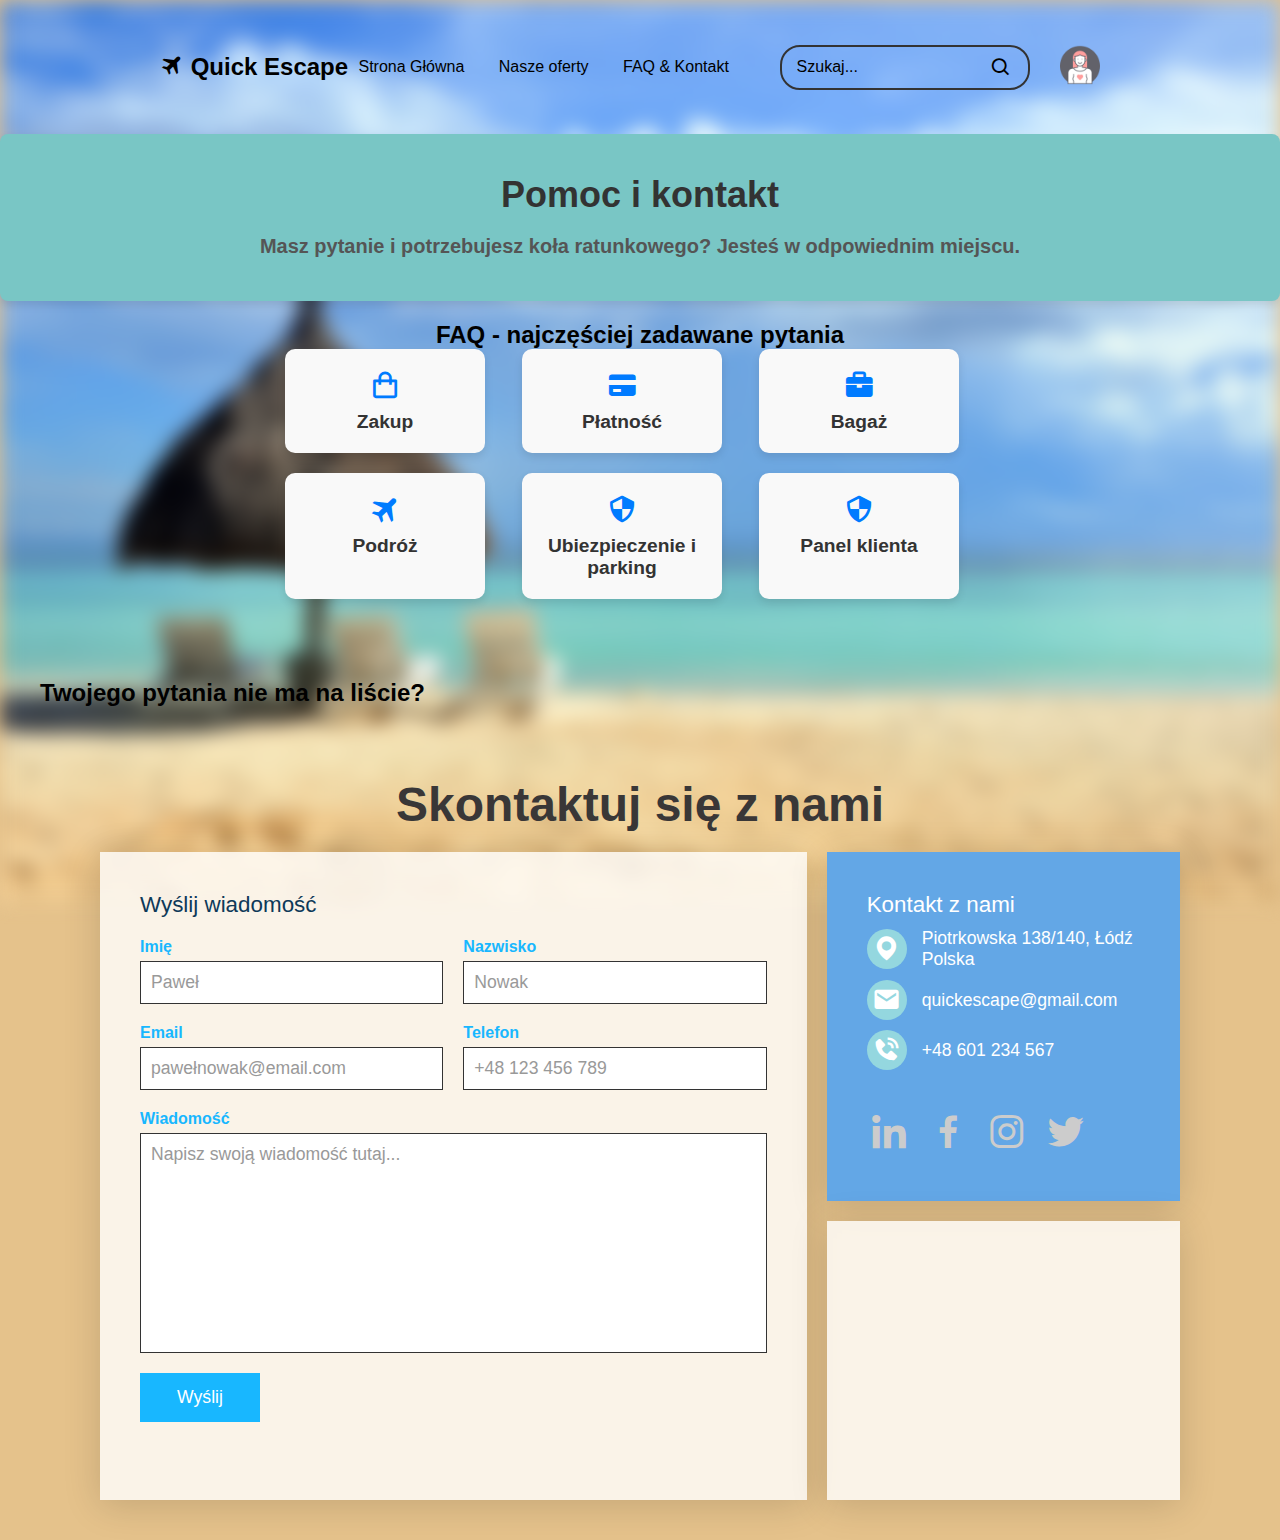
<file: contact.html>
<!DOCTYPE html>
<html lang="pl">
    <head>
        <meta charset="UTF-8">
        <meta http-equiv="X-UA-Compatible"
        content="IE=edge">
        <meta name="viewport"
        content="width=device-width, initial-scale=1.0">
        <title>Quick Escape</title>
        <link rel="stylesheet" href="style-contact.css">
        <link href='https://unpkg.com/boxicons@2.1.4/css/boxicons.min.css' rel='stylesheet'>
        
     </head>
    
<body>
    
<div class="background"></div>
    <header class="header">
        <h2 class="logo"><i class='bx bxs-plane-alt'></i>
            Quick Escape</h2>
            
        <button class="menu-toggle2" onclick="toggleMenu2()">Menu</button>
        <nav class="navbar">
          <a href="index2.html">Strona Główna</a>
          <a href="table.html">Nasze oferty</a>
          <a href="contact.html">FAQ & Kontakt</a>
        </nav>
        
        <div class="header-right"></div>
        <form action="#" class="search-bar">
          <input type="text" placeholder="Szukaj...">
          <button type="submit"><i class="bx bx-search"></i></button>
        </form>
   
        <div class="user-menu">
          <img src="./images/ikonka.png" alt="User" class="user-pic" onclick="toggleMenu()">
          <div class="sub-menu-wrap" id="subMenu">
            <div class="sub-menu">
              <div class="user-info">
                <img src="./images/ikonka.png" alt="User">
                <h3>Daria Shapoval</h3>
              </div>
              <hr>
              
             <a href="./profile.html" class="sub-menu-link">
               <p><i class='bx bxs-edit'></i>Edytuj profil </p>
             </a>
             <a href="./info.html" class="sub-menu-link">
              <p><i class='bx bxs-cool'></i>O twórcę</p> 
           </a>
             <a href="index.html" class="sub-menu-link">
               <p><i class='bx bx-log-out'></i>Wyloguj się</p>
             </a>
            </div>
          </div>
        </div>
  
  
    </header>


    <div class="help-container">
    <h1>Pomoc i kontakt</h1>
    <h2>Masz pytanie i potrzebujesz koła ratunkowego? Jesteś w odpowiednim miejscu.</h2>
    </div>


    <section class="faq">
      <h2>FAQ - najczęściej zadawane pytania</h2>
      <div class="block-container">
     <div class="block">
      <i class='bx bx-shopping-bag' ></i>
      <h3>Zakup</h3>
     </div>

     <div class="block">
      <i class='bx bxs-credit-card'></i>
      <h3>Płatność</h3>
     </div>


     <div class="block">
      <i class='bx bxs-briefcase'></i>
      <h3>Bagaż</h3>
     </div>

     <div class="block">
      <i class='bx bxs-plane-alt' ></i>
      <h3>Podróż</h3>
     </div>

     <div class="block">
      <i class='bx bx-shield-quarter'></i>
      <h3>Ubiezpieczenie i parking</h3>
     </div>

     <div class="block">
      <i class='bx bx-shield-quarter'></i>
      <h3>Panel klienta</h3>
     </div>
    </div>


    </section>

    <div class="asq-container">
      <h1>Twojego pytania nie ma na liście?</h1>
      </div>

      <div class="contactUs">
        <div class="title">
          <h2>Skontaktuj się z nami</h2>
        </div>

        <div class="box">

          <div class="contact form">
              <h3>Wyślij wiadomość</h3>
                 
              <form>

                <div class="formBox">
                         <div class="row50">
                            
                             <div class="inputBox">
                                 <span>Imię</span>
                                 <input type="text" placeholder="Paweł">
                             </div>

                             <div class="inputBox">
                                  <span>Nazwisko</span>
                                  <input type="text" placeholder="Nowak">
                             </div>
            
                         </div>

                         <div class="row50">

                              <div class="inputBox">
                                 <span>Email</span>
                                 <input type="text" placeholder="pawełnowak@email.com">
                              </div>

                                <div class="inputBox">
                                  <span>Telefon</span>
                                  <input type="text" placeholder="+48 123 456 789">
                                </div>
                         </div>

                    <div class="row100">
 
                         <div class="inputBox">
                              <span>Wiadomość</span>
                              <textarea placeholder="Napisz swoją wiadomość tutaj..."></textarea>
                         </div>

                    </div>


                   <div class="row100">
                        <div class="inputBox">
                          <input type="submit" value="Wyślij" onclick="pokazKomunikat2(event)">
                        </div>
                  </div>

              </div>
          
            </form>
            </div>
           
        


          <div class="contact info">
            <h3>Kontakt z nami</h3>
            <div class="infoBox">
              <div>
                <span><i class='bx bxs-map'></i></span>
                  <p>Piotrkowska 138/140, Łódź <br>Polska</p>
              </div>
              <div>
                <span><i class='bx bxs-envelope'></i></span>
                 <a href="mailto:quickescape@gmail.com">quickescape@gmail.com</a>
              </div> 
              <div>
                <span><i class='bx bxs-phone-call'></i></span>
                 <a href="tel:+48601234567">+48 601 234 567</a>
              </div> 
           <ul class="sci">
               <li><a href="#"><i class="bx bxl-linkedin"></i></a></li>
               <li><a href="#"><i class='bx bxl-facebook'></i></a></li>
               <li><a href="#"><i class='bx bxl-instagram'></i></a></li>
               <li><a href="#"><i class='bx bxl-twitter'></i></a></li>
           </ul>

            </div>
          </div>


          <div class="contact map">
            <iframe src="https://www.google.com/maps/embed?pb=!1m18!1m12!1m3!1d2469.46467562013!2d19.4604054!3d51.7611118!2m3!1f0!2f0!3f0!3m2!1i1024!2i768!4f13.1!3m3!1m2!1s0x471a34d45dfe4e99%3A0x78349948b8b92835!2sOFF%20Piotrkowska!5e0!3m2!1sru!2spl!4v1731694182436!5m2!1sru!2spl" style="border:0;" allowfullscreen="" loading="lazy" referrerpolicy="no-referrer-when-downgrade"></iframe>
          </div>
        </div>
      </div>

      <div id="message" style="display:none;">
        Twoja wiadomość została wysłana!
    </div>

  <script src="./script.js"></script>
   
</body>
</html>
</file>
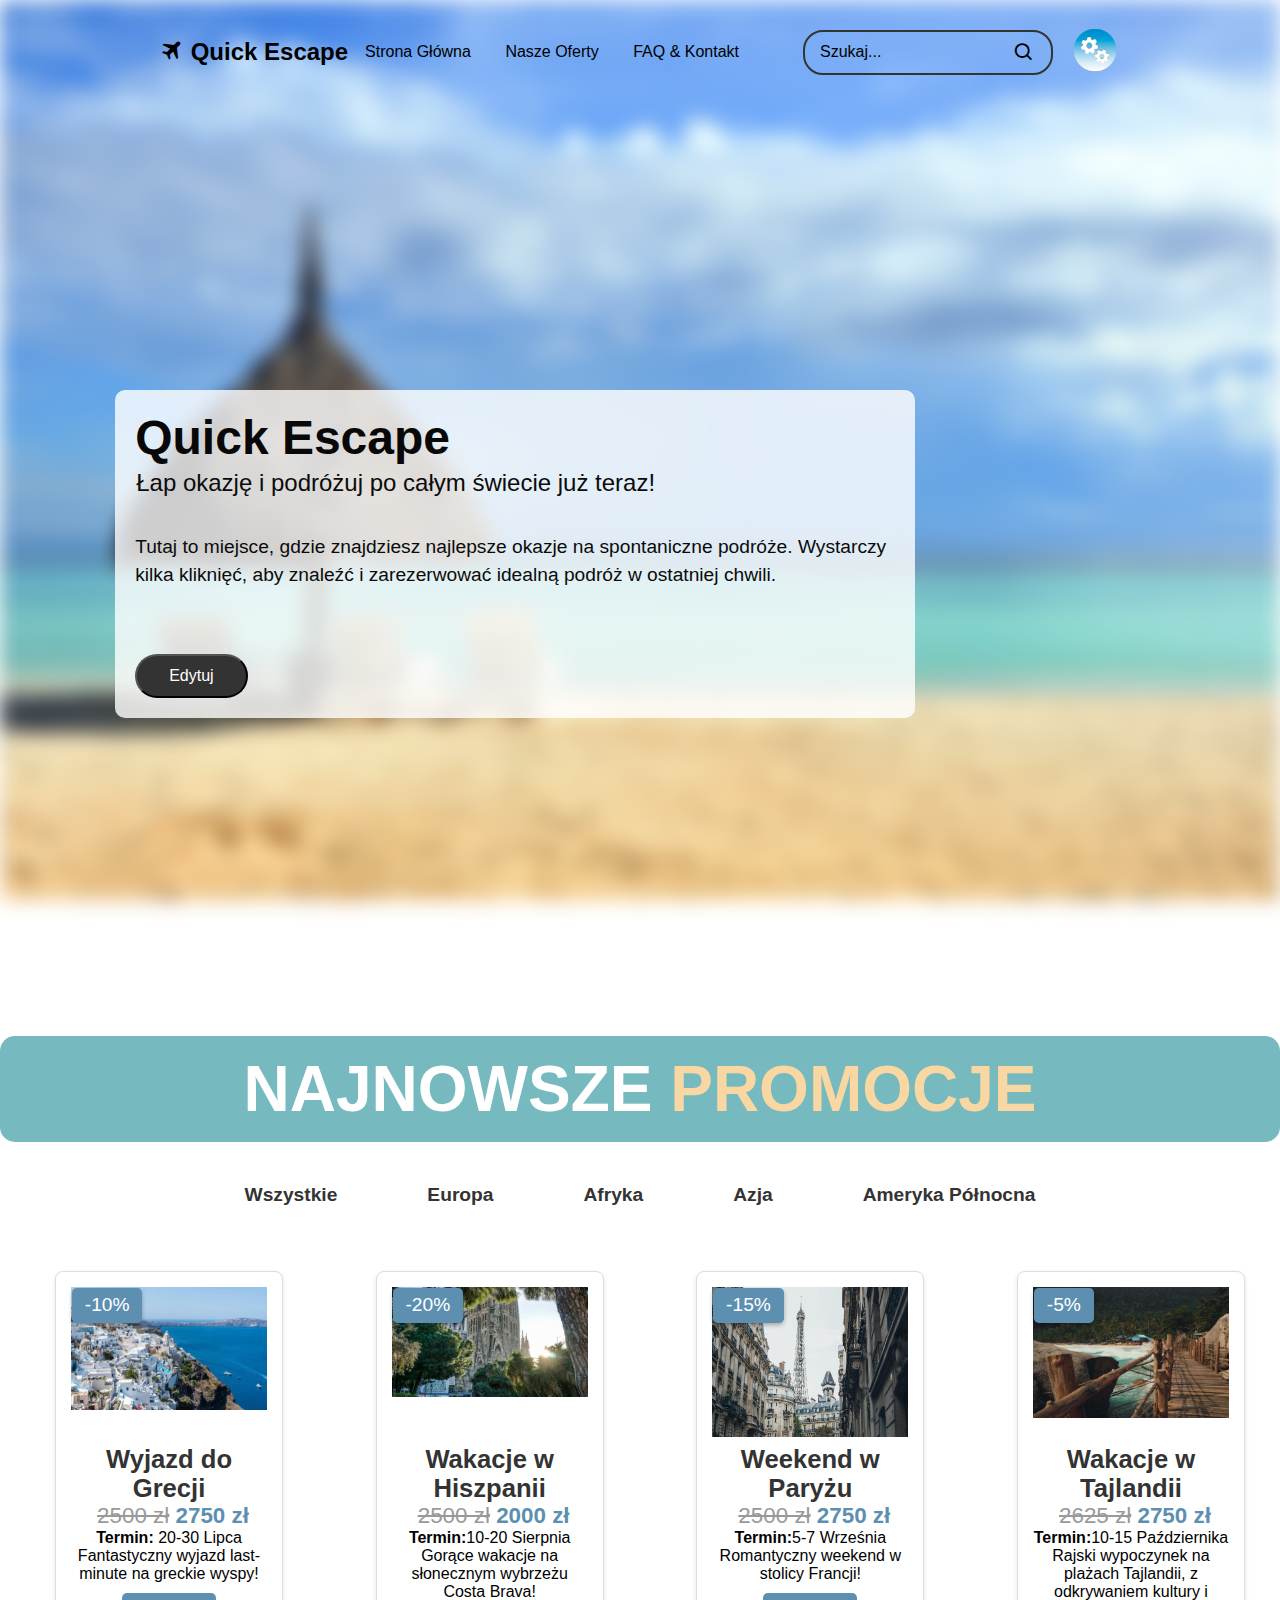
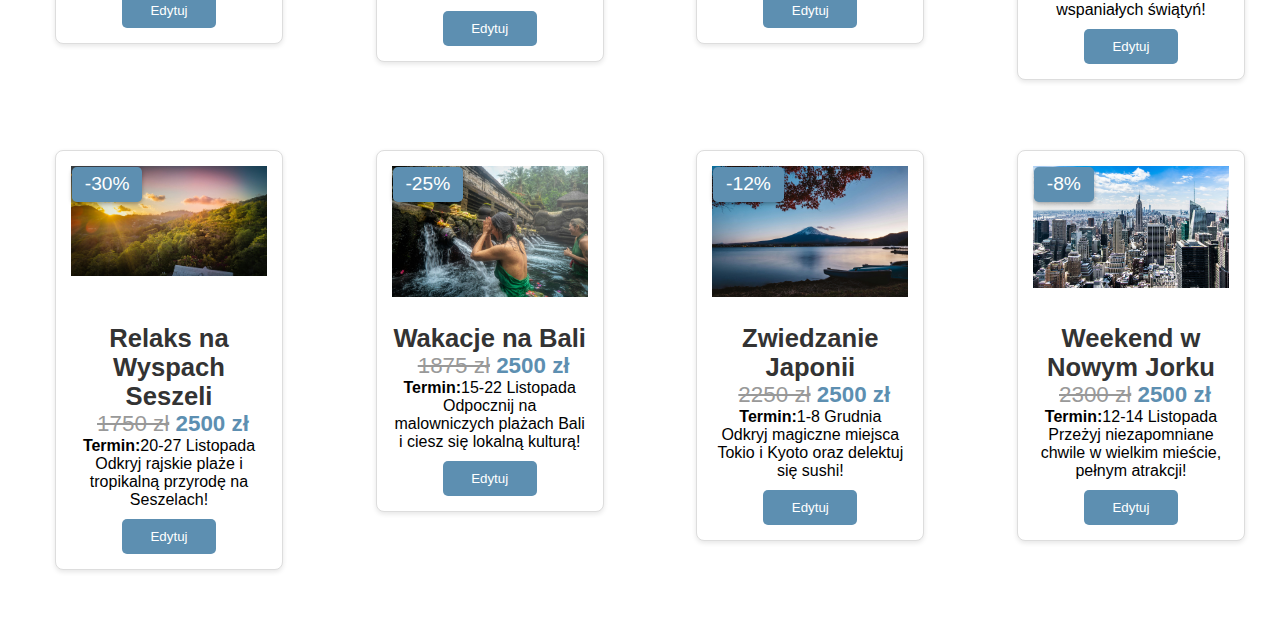
<file: index1.html>
<!DOCTYPE html>
<html lang="pl">
    <head>
        <meta charset="UTF-8">
        <meta http-equiv="X-UA-Compatible"
         content="IE=edge">
        <meta name="viewport" content="width=device-width, initial-scale=1.0">
        <title>Quick Escape</title>
        <link rel="stylesheet" href="style1.css">
        <link href='https://unpkg.com/boxicons@2.1.4/css/boxicons.min.css' rel='stylesheet'>
     </head>
    
<body>
    

    <header class="header">
        <h2 class="logo"><i class='bx bxs-plane-alt'></i>
            Quick Escape</h2>
        <button class="menu-toggle2" onclick="toggleMenu2()">Menu</button>
        <nav class="navbar">
          <a href="index1.html">Strona Główna</a>
          <a href="table.html">Nasze Oferty</a>
          <a href="contact.html">FAQ & Kontakt</a>
        </nav>
        
        <div class="header-right"></div>
        <form action="#" class="search-bar">
          <input type="text" placeholder="Szukaj...">
          <button type="submit"><i class="bx bx-search"></i></button>
        </form>
        <div class="user-menu">
          <img src="./images/admin.png" alt="User" class="user-pic" onclick="toggleMenu()">
           <div class="sub-menu-wrap" id="subMenu">
            <div class="sub-menu">
              <div class="user-info">
                <img src="./images/admin.png" alt="User">
                <h3>Admin</h3>
              </div>
              <hr>
              <a href="./statistics.html" class="sub-menu-link">
                 <p><i class='bx bx-line-chart'></i>Statystyki</p> 
              </a>
              <a href="./info.html" class="sub-menu-link">
                <p><i class='bx bxs-cool'></i>O twórcę</p>
              </a>
              <a href="./list.html" class="sub-menu-link">
                <p><i class='bx bxs-user'></i>Zarejestrowani użytkownicy</p>
              </a>
              <a href="./index.html" class="sub-menu-link">
                <p><i class='bx bx-log-out'></i>Wyloguj się</p>
              </a>
            </div>
          </div>
        </div>
      
  
    </header>
    <div class="background"></div>
    <section class="home" id="home">
      <div class="content">
          <h3 contenteditable="false">Quick Escape</h3>
          <span contenteditable="false"  >Łap okazję i podróżuj po całym świecie już teraz!</span>
          <p contenteditable="false" >Tutaj to miejsce, gdzie znajdziesz najlepsze okazje na spontaniczne podróże. Wystarczy kilka kliknięć, aby znaleźć i zarezerwować idealną podróż w ostatniej chwili.</p>
          <button class="btn" onclick="editPost(this)">Edytuj</button>
      </div>
  </section>
    


<h1 class="heading">NAJNOWSZE <span> PROMOCJE</span> </h1>

<button class="menu-toggle" aria-label="Otwórz menu">☰</button>
<nav class="oferty" id="oferty">
      <ul>
          <li data-f="all">Wszystkie</li>
          <li data-f="europa" class="text-europa">Europa</li>
          <li data-f="afryka" class="text-afryka" >Afryka</li>
          <li data-f="azja" class="text-azja" >Azja</li>
          <li data-f="ameryka" class="ameryka" >Ameryka Północna</li>
      </ul>
  </nav>

    <div class="block-cover">

      <div class="offers">
        <div class="col-auto box europa">
          <article class="offer">
              <span class="discount" contenteditable="false">-10%</span>
              <div class="image">
                  <img src="./images/greece.jpg" alt="">
              </div>
              <div class="content">
                  <h2 contenteditable="false">Wyjazd do Grecji</h2>
                  <div class="price">
                      <span class="old-price" contenteditable="false">2500 zł</span>
                      <span  class="new-price" contenteditable="false">2750 zł</span>
                  </div>
                  <p><strong>Termin:</strong> <span contenteditable="false">20-30 Lipca</span></p>
                  <p contenteditable="false">Fantastyczny wyjazd last-minute na greckie wyspy!</p>
                  <button class="edit-btn" onclick="editPost(this)">Edytuj</button>
              </div>
          </article>
      </div>
      

     <div class="col-auto box europa">
       <article class="offer">
        <span class="discount" contenteditable="false">-20%</span>
        <div class="image">
        <img src="./images/spain.jpg" alt="">
        </div>
        <div class="content">
          <h2 contenteditable="false">Wakacje w Hiszpanii</h2>
          <div class="price">
            <span class="old-price" contenteditable="false">2500 zł</span>
        <span class="new-price" contenteditable="false">2000 zł</span>
            </div>
          <p><strong>Termin:</strong><span contenteditable="false">10-20 Sierpnia</span></p>
          <p contenteditable="false">Gorące wakacje na słonecznym wybrzeżu Costa Brava!</p>
          <button class="edit-btn" onclick="editPost(this)">Edytuj</button>
        </div>
       </article>
    </div>

  <div class="col-auto box europa">
   <article class="offer">
    <span class="discount" contenteditable="false">-15%</span>
    <div class="image">
      <img src="./images/paris.jpg" alt="">
    </div>
    <div class="content">
      <h2 contenteditable="false">Weekend w Paryżu</h2>
      <div class="price"> 
        <span class="old-price" contenteditable="false">2500 zł</span> 
        <span  class="new-price"  contenteditable="false">2750 zł </span>
      </div>
      <p><strong>Termin:</strong><span contenteditable="false">5-7 Września</span></p>
      <p contenteditable="false">Romantyczny weekend w stolicy Francji!</p>
      <button class="edit-btn" onclick="editPost(this)">Edytuj</button>
      </div>
   </article>
  </div>


    <div class="col-auto box azja">
      <article class="offer">
        <span class="discount" contenteditable="false">-5%</span>
        <div class="image">
          <img src="./images/thailand.jpg" alt="">
        </div>
        <div class="content">
          <h2 contenteditable="false">Wakacje w Tajlandii</h2>
          <div class="price"> 
            <span class="old-price" contenteditable="false">2625 zł</span> 
            <span  class="new-price" contenteditable="false">2750 zł </span>
          </div>
          <p><strong>Termin:</strong><span contenteditable="false">10-15 Października</span></p>
          <p contenteditable="false">Rajski wypoczynek na plażach Tajlandii, z odkrywaniem kultury i wspaniałych świątyń!</p>
          <button class="edit-btn" onclick="editPost(this)">Edytuj</button>
          </div>
      </article>
    </div> 


    <div class="col-auto box afryka">
      <article class="offer">
        <span class="discount" contenteditable="false">-30%</span>
        <div class="image">
          <img src="./images/Seychelles.jpg" alt="">
        </div>
        <div class="content">
          <h2 contenteditable="false">Relaks na Wyspach Seszeli</h2>
          <div class="price"> 
            <span class="old-price" contenteditable="false">1750 zł</span>
            <span  class="new-price"  contenteditable="false"> 2500 zł </span>
          </div>
          <p><strong>Termin:</strong><span contenteditable="false">20-27 Listopada</span></p>
          <p contenteditable="false">Odkryj rajskie plaże i tropikalną przyrodę na Seszelach!</p>
          <button class="edit-btn" onclick="editPost(this)">Edytuj</button>
          </div>
      </article>
  </div>
  
  <div class="col-auto box azja">
      <article class="offer">
        <span class="discount" contenteditable="false">-25%</span>
        <div class="image">
          <img src="./images/Bali.jpg" alt="">
        </div>
        <div class="content">
          <h2 contenteditable="false">Wakacje na Bali</h2>
          <div class="price"> 
            <span class="old-price" contenteditable="false">1875 zł</span> 
              <span class="new-price" contenteditable="false">2500 zł</span>
            </div>
          <p><strong>Termin:</strong><span contenteditable="false">15-22 Listopada</span></p>
          <p contenteditable="false">Odpocznij na malowniczych plażach Bali i ciesz się lokalną kulturą!</p>
          <button class="edit-btn" onclick="editPost(this)">Edytuj</button>
          </div>
      </article>
  </div>
  
  <div class="col-auto box azja">
      <article class="offer">
        <span class="discount" contenteditable="false">-12%</span>
        <div class="image">
          <img src="./images/japan.jpg" alt="">
        </div>
        <div class="content">
          <h2 contenteditable="false">Zwiedzanie Japonii</h2>
          <div class="price">  
            <span class="old-price" contenteditable="false">2250 zł</span> 
            <span class="new-price" contenteditable="false">2500 zł</span>
          </div>
          <p><strong>Termin:</strong><span contenteditable="false">1-8 Grudnia</span></p>
          <p contenteditable="false">Odkryj magiczne miejsca Tokio i Kyoto oraz delektuj się sushi!</p>
          <button class="edit-btn" onclick="editPost(this)">Edytuj</button>
        </div>
      </article>
  </div>


  <div class="col-auto box ameryka">
      <article class="offer">
        <span class="discount" contenteditable="false">-8%</span>
        <div class="image">
          <img src="./images/york.jpg" alt="">
        </div>
        <div class="content">
          <h2 contenteditable="false">Weekend w Nowym Jorku</h2>
          <div class="price"> 
            <span class="old-price" contenteditable="false">2300 zł</span> 
            <span class="new-price" contenteditable="false">2500 zł</span>
          </div>
          <p><strong>Termin:</strong><span contenteditable="false">12-14 Listopada</span></p>
          <p contenteditable="false">Przeżyj niezapomniane chwile w wielkim mieście, pełnym atrakcji!</p>
          <button class="edit-btn" onclick="editPost(this)">Edytuj</button>
          </div>
      </article>
  </div>

</div>
    </div>






<script src="./script.js"></script>




</body>
</html>
</file>
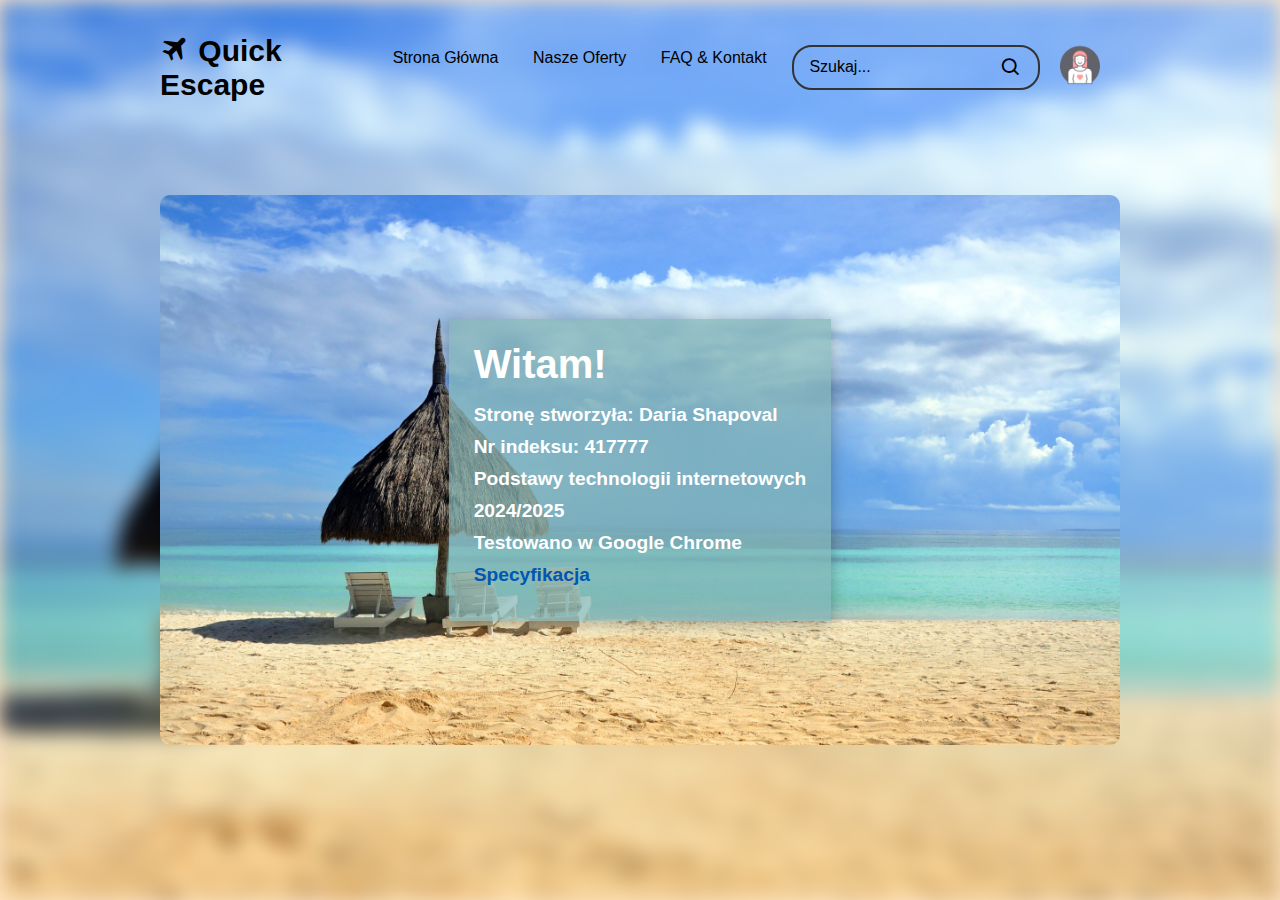
<file: info.html>
<!DOCTYPE html>
 <html LANG="pl">

 <head>
    <meta charset="UTF-8">
    <meta http-equiv="X-UA-Compatible"
    content="IE=edge">
    <meta name="viewport"
    content="width=device-width, initial-scale=1.0">
    <title>Quick Escape</title>
    <link rel="stylesheet" href="style-info.css">
    <link href='https://unpkg.com/boxicons@2.1.4/css/boxicons.min.css' rel='stylesheet'>
 </head>


 <body>
  
   <header class="header">
      <h2 class="logo"><i class='bx bxs-plane-alt'></i>
          Quick Escape</h2>
      <button class="menu-toggle2" onclick="toggleMenu2()">Menu</button>
      <nav class="navbar">
        <a href="index2.html">Strona Główna</a>
        <a href="table.html">Nasze Oferty</a>
        <a href="contact.html">FAQ & Kontakt</a>
        
      </nav>
      
      <div class="header-right"></div>
      <form action="#" class="search-bar">
        <input type="text" placeholder="Szukaj...">
        <button type="submit"><i class="bx bx-search"></i></button>
      </form>
      <div class="user-menu">
        <img src="./images/ikonka.png" alt="User" class="user-pic" onclick="toggleMenu()">
        <div class="sub-menu-wrap" id="subMenu">
          <div class="sub-menu">
            <div class="user-info">
              <img src="./images/ikonka.png" alt="User">
              <h3>Daria Shapoval</h3>
            </div>
            <hr>
            <a href="./profile.html" class="sub-menu-link">
               <p><i class='bx bxs-edit'></i> Edytuj profil </p>
             </a>
             <a href="./info.html" class="sub-menu-link">
               <p><i class='bx bxs-cool'></i>O twórcę</p>
             </a>
             <a href="./index.html" class="sub-menu-link">
               <p><i class='bx bx-log-out'></i>Wyloguj się</p>
             </a>
          </div>
        </div>
      </div>
    

  </header>
 
  <div class="background"></div>
  

     

     <div class="container">
      <div class="content">

         <div class="text-sci">
            <h2>Witam!</h2>
               <h3>Stronę stworzyła: Daria Shapoval</h3>
               <h3>Nr indeksu: 417777</h3>
               <h3>Podstawy technologii internetowych</h3>
               <h3>2024/2025</h3>
               <h3>Testowano w Google Chrome</h3>
               <h3><a href="./Specyfikacja_projektowa.pdf" target="_blank">Specyfikacja</a></h3>

               

               

         </div>
     </div>
   </div>
   <script src="./script.js"></script>
 </body>
 </html>
</file>
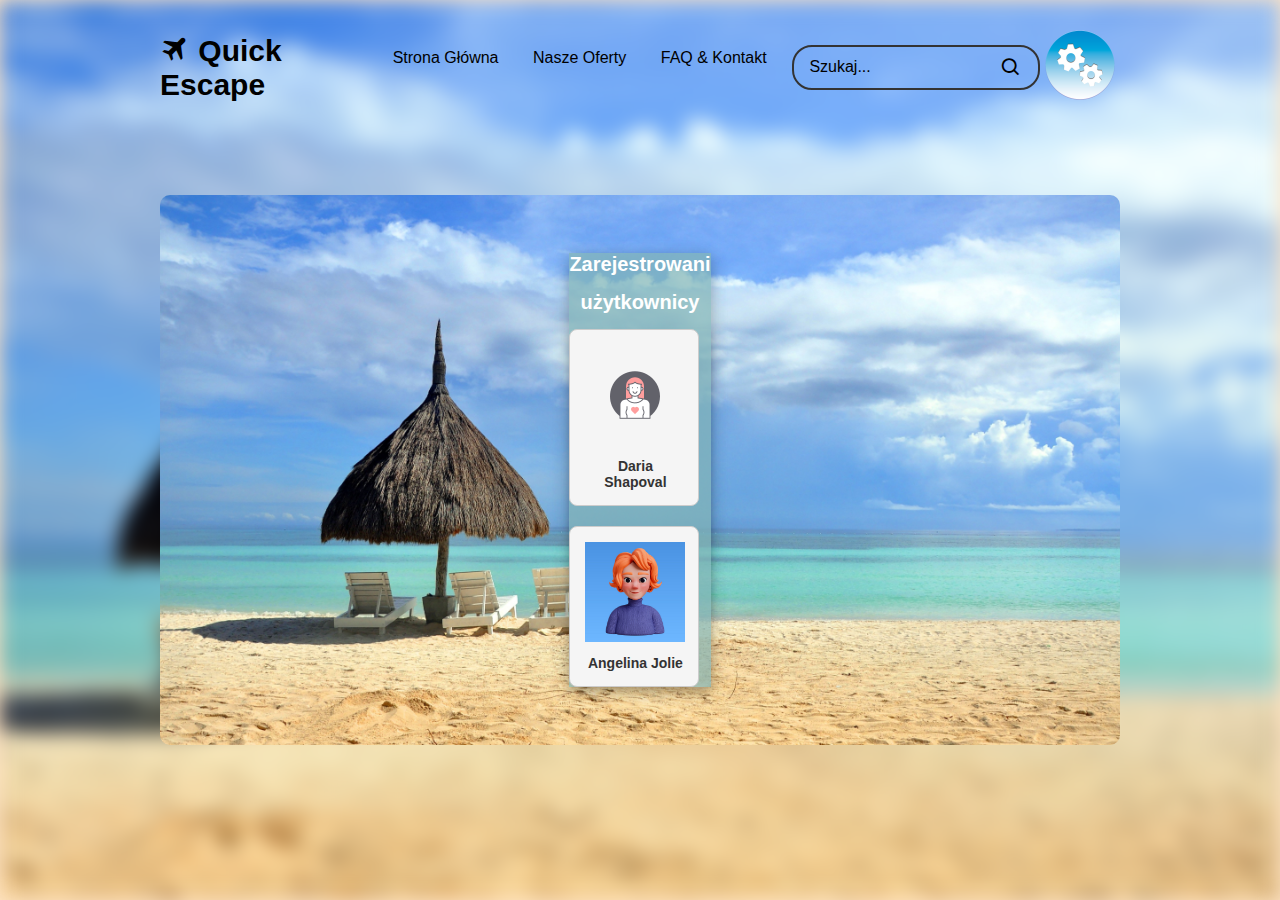
<file: list.html>
<!DOCTYPE html>
 <html LANG="pl">

 <head>
    <meta charset="UTF-8">
    <meta http-equiv="X-UA-Compatible"
    content="IE=edge">
    <meta name="viewport"
    content="width=device-width, initial-scale=1.0">
    <title>Quick Escape</title>
    <link rel="stylesheet" href="./list.css">
    <link href='https://unpkg.com/boxicons@2.1.4/css/boxicons.min.css' rel='stylesheet'>
 </head>


 <body>
    <header class="header">
        <h2 class="logo"><i class='bx bxs-plane-alt'></i>
            Quick Escape</h2>
        <button class="menu-toggle2" onclick="toggleMenu2()">Menu</button>
        <nav class="navbar">
          <a href="index2.html">Strona Główna</a>
          <a href="table.html">Nasze Oferty</a>
          <a href="contact.html">FAQ & Kontakt</a>
          
        </nav>
        
        <div class="header-right"></div>
        <form action="#" class="search-bar">
          <input type="text" placeholder="Szukaj...">
          <button type="submit"><i class="bx bx-search"></i></button>
        </form>
        <div class="user-menu">
          <img src="./images/admin.png" alt="User" class="user-pic" onclick="toggleMenu()">
          <div class="sub-menu-wrap" id="subMenu">
            <div class="sub-menu">
              <div class="user-info">
                <img src="./images/admin.png" alt="User">
                <h3>Admin</h3>
              </div>
              <hr>
              <a href="./statistics.html" class="sub-menu-link">
                <p><i class='bx bx-line-chart'></i>Statystyki</p> 
             </a>
               <a href="./info.html" class="sub-menu-link">
                 <p><i class='bx bxs-cool'></i>O twórcę</p>
               </a>
               <a href="./index.html" class="sub-menu-link">
                 <p><i class='bx bx-log-out'></i>Wyloguj się</p>
               </a>
            </div>
          </div>
        </div>
      
  
    </header>
 
      <div class="background"></div>
 
      <div class="container">
       <div class="content">
        <div class="text-container">
        <h3>Zarejestrowani </h3>
        <h3>użytkownicy</h3>
        <div class="text">
            <div class="profile">
                <a href="./profile.html">
                    <img src="./images/ikonka.png" alt="" >
                    <span>Daria Shapoval</span>
                </a>
            </div>
            <div class="profile">
                <a href="./profile2.html">
                    <img src="./images/ikonka2.jpg" alt="" >
                    <span>Angelina Jolie</span>
                </a>
            </div>


        </div>
       
    </div>
       
          </div>
      </div>
    
  
<script src="./script.js"></script>

  </body>
  </html>
</file>
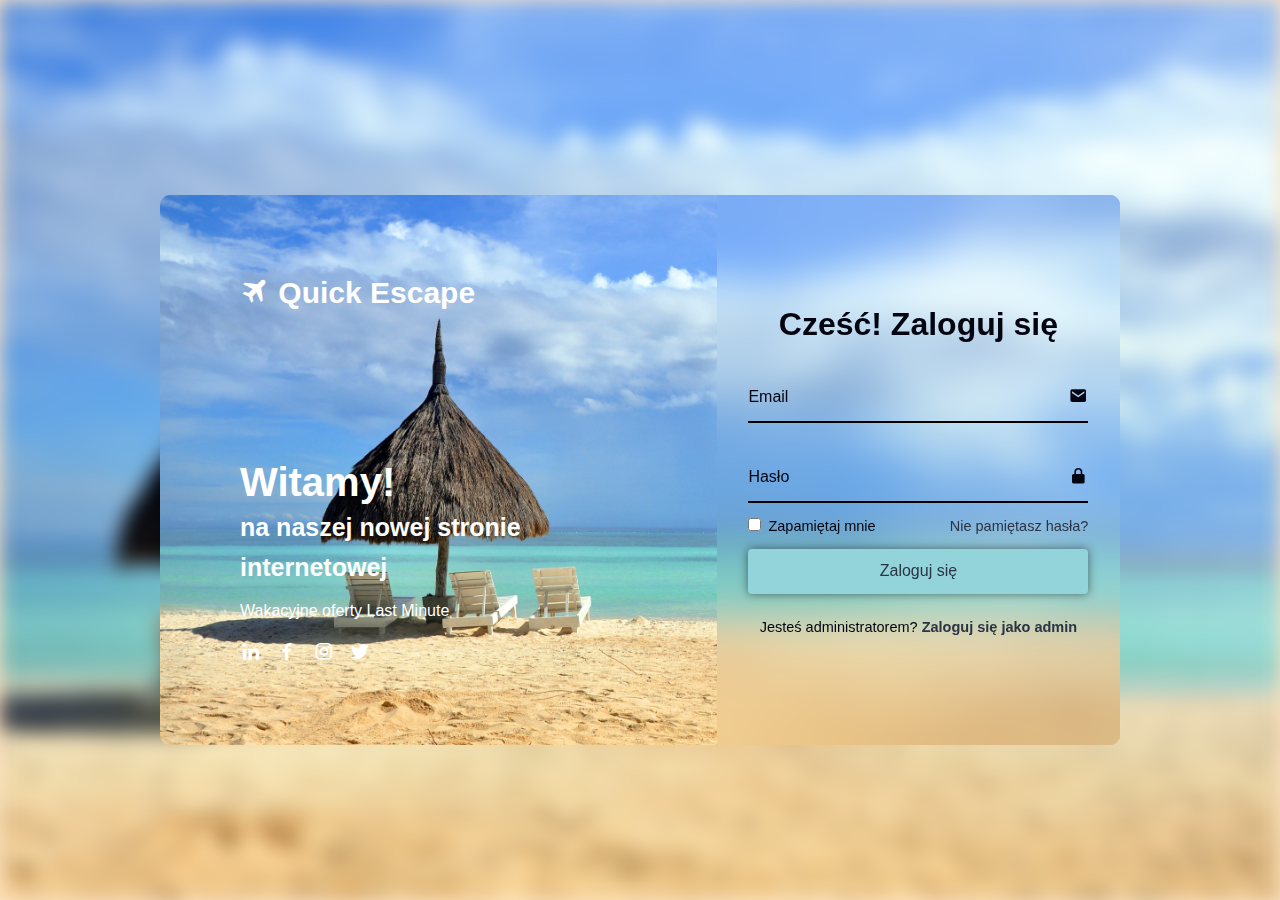
<file: login.html>
<!DOCTYPE html>
 <html LANG="pl">

 <head>
    <meta charset="UTF-8">
    <meta http-equiv="X-UA-Compatible"
    content="IE=edge">
    <meta name="viewport"
    content="width=device-width, initial-scale=1.0">
    <title>Quick Escape</title>
    <link rel="stylesheet" href="style-login.css">
    <link href='https://unpkg.com/boxicons@2.1.4/css/boxicons.min.css' rel='stylesheet'>
 </head>


 <body>

    <header class="header">
     

    
    </header>

           <div class="background"></div>
           <div class="container">
            <div class="content">
                <h2 class="logo"><i class='bx bxs-plane-alt'></i>
                Quick Escape</h2>

                <div class="text-sci"><h2>Witamy! <br><span>na naszej nowej stronie internetowej</span></h2>
                <p>Wakacyjne oferty Last Minute</p>
                 <div class="social-icons">
                    <a href="#"><i class="bx bxl-linkedin"></i></a>
                    <a href="#"><i class='bx bxl-facebook' ></i></a>
                    <a href="#"><i class='bx bxl-instagram' ></i></a>
                    <a href="#"><i class='bx bxl-twitter' ></i> </a>
                 </div>
            
                 </div>
            </div>
            

            <div class="logreg-box">
                <div class="form-box login">
                    <form action="#">
                        <h2>Cześć! Zaloguj się</h2>
                        
                        <div class="input-box">
                            <span class="icon"><i class='bx bxs-envelope'></i></span>
                            <input type="email" required>
                            <label>Email</label>

                        </div>

                        <div class="input-box">
                            <span class="icon"><i class='bx bxs-lock-alt' ></i></span>
                            <input type="password" required>
                            <label>Hasło</label>    
                        </div>

                        <div class="remember-forgot">
                            <label><input 
                                type="checkbox"> Zapamiętaj mnie </label>
                                <a href="#">Nie pamiętasz hasła?</a>
                        </div>
                        
                        <button type="button" class="btn" onclick="window.location.href='index2.html'">Zaloguj się</button>

                        
                        <div class="login-register">
                            <p>Jesteś administratorem? <a href="#" class="register-link">Zaloguj się jako admin</a></p>
                        </div>

                    </form>
                </div>

                <div class="form-box register">
                    <form action="#">
                        <h2>Cześć! Zaloguj się</h2>

                        <div class="input-box">
                            <span class="icon"><i class='bx bxs-user'></i></span>
                            <input type="text" required>
                            <label>Login</label>

                        </div>

                        <div class="input-box">
                            <span class="icon"><i class='bx bxs-envelope'></i></span>
                            <input type="email" required>
                            <label>Email</label>

                        </div>

                        <div class="input-box">
                            <span class="icon"><i class='bx bxs-lock-alt' ></i></span>
                            <input type="password" required>
                            <label>Hasło</label>    
                        </div>

                        <div class="remember-forgot">
                            <label><input 
                                type="checkbox">Zgadzam się z warunkami i zasadami</label>
                        
                        </div>
                        <button type="submit"
                        class="btn" onclick="window.location.href='index1.html'">Zaloguj się</button>

                        <div class="login-register">
                            <p>Szukasz oferty na odpoczynek? <a href="#" class="login-link">Zaloguj się</a></p>
                        </div>
                    </form>
                </div>

            </div>
          
        </div>




    <script src="script-login.js"></script>
 </body>
 </html>
</file>
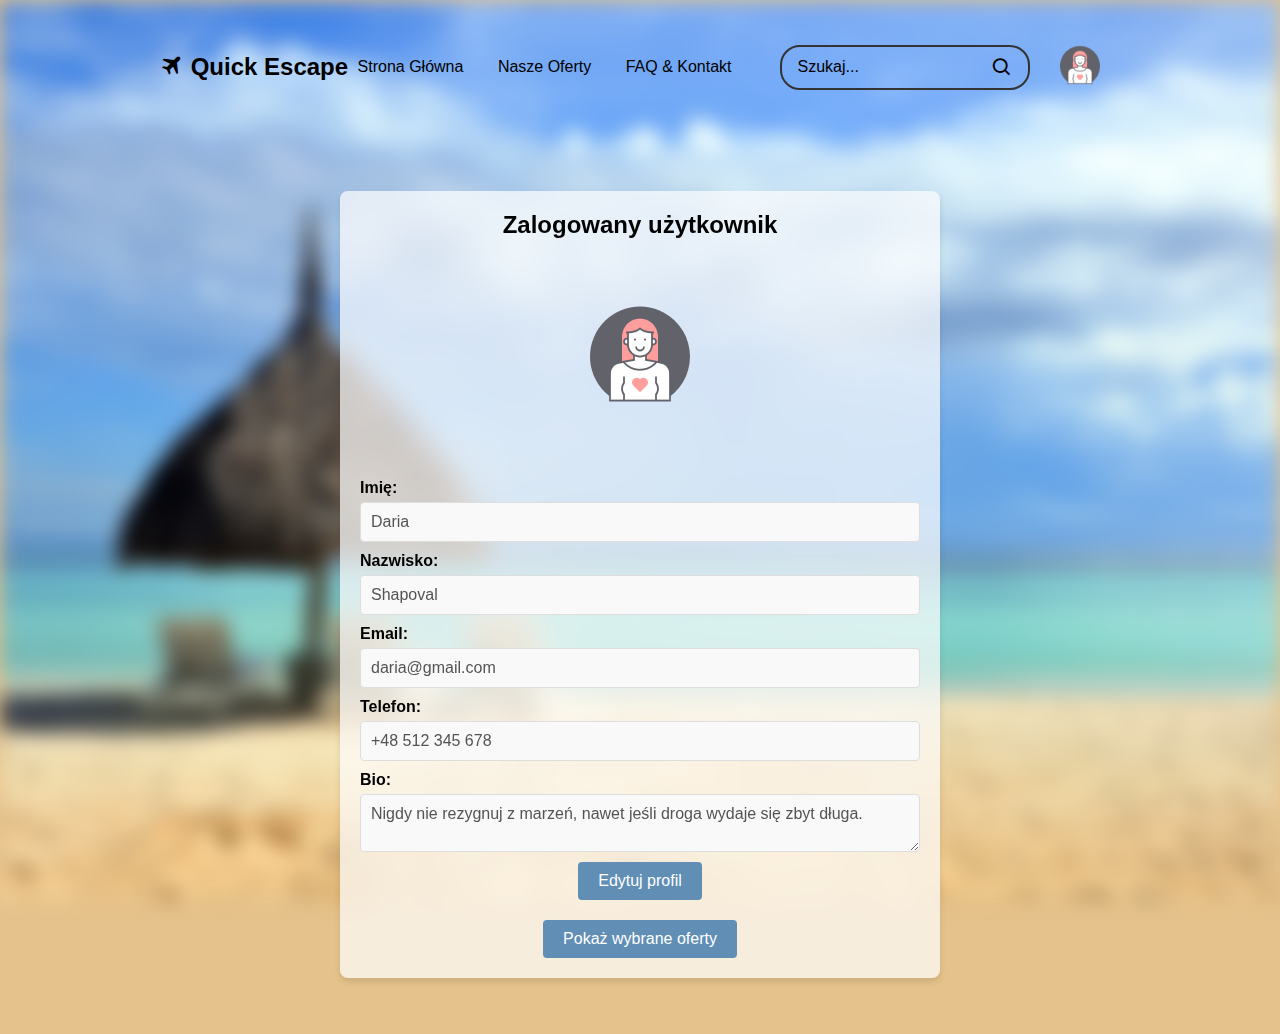
<file: profile.html>
<!DOCTYPE html>
 <html LANG="pl">
<head>
    <meta charset="UTF-8">
    <meta http-equiv="X-UA-Compatible"
    content="IE=edge">
    <meta name="viewport"
    content="width=device-width, initial-scale=1.0">
    <title>Quick Escape</title>
    <link rel="stylesheet" href="style-profile.css">
    <link href='https://unpkg.com/boxicons@2.1.4/css/boxicons.min.css' rel='stylesheet'>
    
 </head>

<body>

    <header class="header">
        <h2 class="logo"><i class='bx bxs-plane-alt'></i>
            Quick Escape</h2>
            <button class="menu-toggle2" onclick="toggleMenu2()">Menu</button>
            <nav class="navbar">
              <a href="index2.html">Strona Główna</a>
              <a href="table.html">Nasze Oferty</a>
              <a href="contact.html">FAQ & Kontakt</a>
              
            </nav>
        
        
        <div class="header-right"></div>
        

        <form action="#" class="search-bar">
            <input type="text" placeholder="Szukaj...">
            <button type="submit"><i class="bx bx-search"></i></button>
          </form>
        <div class="user-menu">
            <img src="./images/ikonka.png" alt="User" class="user-pic" onclick="toggleMenu()">
            <div class="sub-menu-wrap" id="subMenu">
              <div class="sub-menu">
                <div class="user-info">
                  <img src="./images/ikonka.png" alt="User">
                  <h3>Daria Shapoval</h3>
                </div>
                <hr>
                <a href="./info.html" class="sub-menu-link">
                  <p>O twórcę<i class='bx bxs-cool'></i></p>
                </a>
                <a href="./index.html" class="sub-menu-link">
                  <p>Wyloguj się <i class='bx bx-log-out'></i></p>
                </a>
              </div>
          
          </div>
        </div>
    </header>
  
    <div class="background"></div>

<section class="profile">
    <div class="profile-container">
        <h1>Zalogowany użytkownik</h1>
        
     
        <div class="profile-image">
            <img src="./images/ikonka.png" alt="Zdjęcie profilowe" id="profile-image" >
      
            <input type="file" id="file-input" onchange="previewImage(event)" style="display: none;">
            <button type="button" id="change-image-button" onclick="document.getElementById('file-input').click();" style="display: none;">Zmień zdjęcie</button>
        </div>


        <div class="profile-data">
            <form id="profile-form">
                <label for="first-name">Imię:</label>
                <input type="text" id="first-name" value="Daria" disabled >

                <label for="last-name">Nazwisko:</label>
                <input type="text" id="last-name" value="Shapoval" disabled >

                <label for="email">Email:</label>
                <input type="email" id="email" value="daria@gmail.com" disabled >

                <label for="phone">Telefon:</label>
                <input type="tel" id="phone" value="+48 512 345 678" disabled >

                <label for="bio">Bio:</label>
                <textarea id="bio" disabled>Nigdy nie rezygnuj z marzeń, nawet jeśli droga wydaje się zbyt długa.</textarea>
                
              
                <button type="button" id="edit-button" class="button-style" onclick="toggleEdit()">Edytuj profil</button>
            </form>
        </div>
  

    
        <button type="button" id="show-offers" class="button-style" onclick="toggleOffers()">Pokaż wybrane oferty</button>
        <div id="offers-list">
            <div class="offer">
                <img src="./images/spain.jpg" alt="Hiszpania" class="country-image">
                <div class="offer-details">
                    <p>Hiszpania</p>
                    <p>Hotel: Hotel Park</p>
                    <p>Termin: 3 grudnia - 9 grudnia 2024</p>
                    <p>Cena: 5050 PLN</p>
                    <a href="#">Szczegóły</a>
                </div>
            </div>
            <div class="offer">
                <img src="./images-tables/italia.jpg" alt="Włochy" class="country-image">
                <div class="offer-details">
                    <p>Włochy</p>
                    <p>Hotel: Hotel Royal</p>
                    <p>Termin:27 listopada - 3 grudnia 2024</p>
                    <p>Cena: 6000 PLN</p>
                    <a href="#">Szczegóły</a>
                </div>
            </div>
            <div class="offer">
                <img src="./images/greece.jpg" alt="Grecja" class="country-image">
                <div class="offer-details">
                    <p>Grecja</p>
                    <p>Hotel: Athens Resort</p>
                    <p>Termin:26 listopada - 2 grudnia 2024</p>
                    <p>Cena: 8400 PLN</p>
                    <a href="#">Szczegóły</a>
                </div>
            </div>
        </div>
        </div>
  
</section>
    
    <script src="script.js"></script>
</body>
</html>
</file>
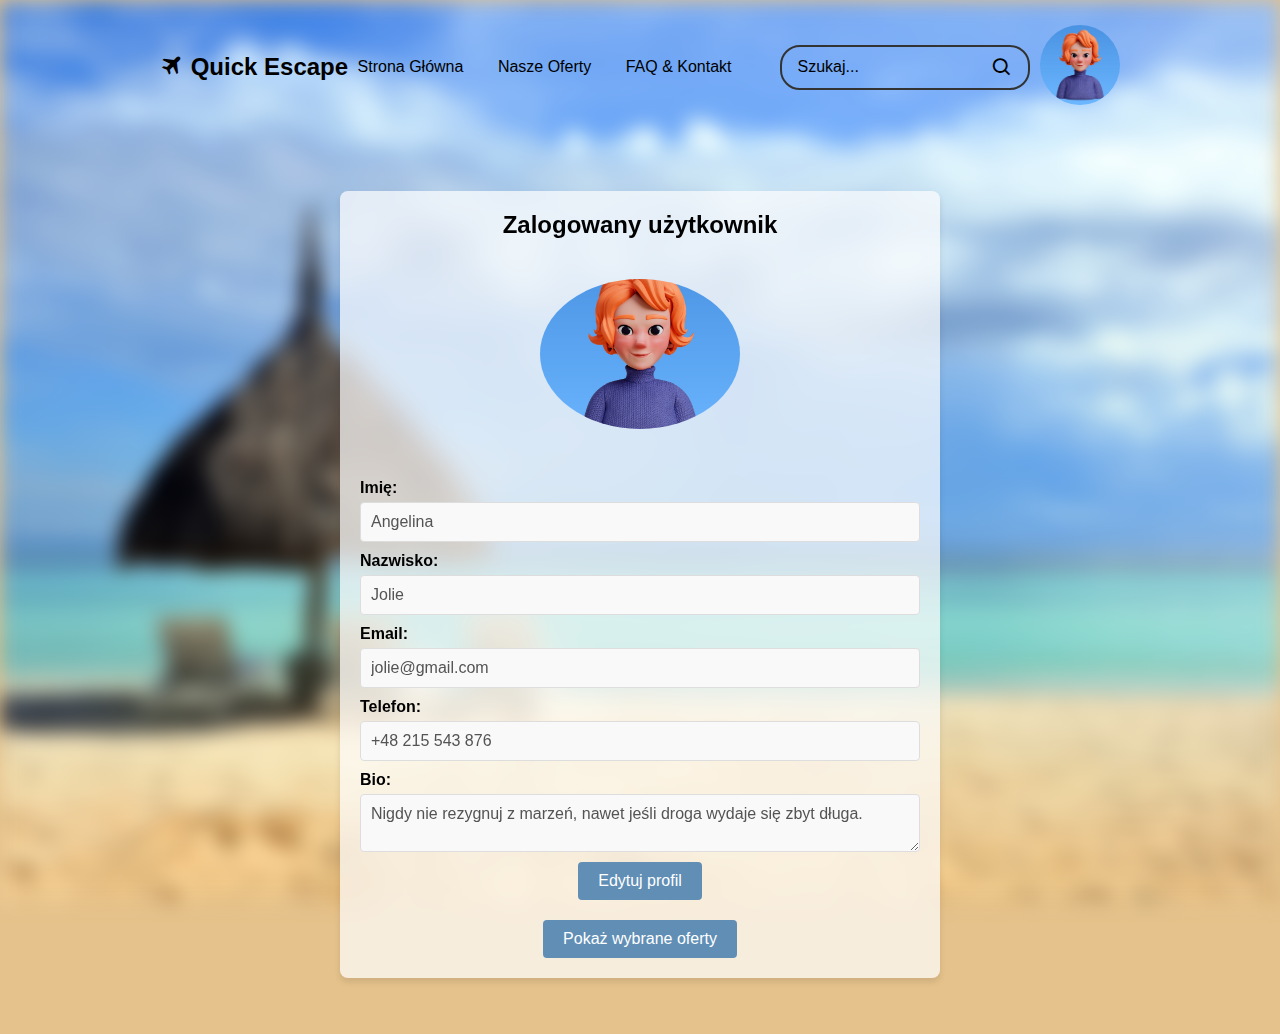
<file: profile2.html>
<!DOCTYPE html>
 <html LANG="pl">

<head>
    <meta charset="UTF-8">
    <meta http-equiv="X-UA-Compatible"
    content="IE=edge">
    <meta name="viewport"
    content="width=device-width, initial-scale=1.0">
    <title>Quick Escape</title>
    <link rel="stylesheet" href="style-profile.css">
    <link href='https://unpkg.com/boxicons@2.1.4/css/boxicons.min.css' rel='stylesheet'>
    
 </head>

<body>

    <header class="header">
        <h2 class="logo"><i class='bx bxs-plane-alt'></i>
            Quick Escape</h2>
            <button class="menu-toggle2" onclick="toggleMenu2()">Menu</button>
            <nav class="navbar">
              <a href="index2.html">Strona Główna</a>
              <a href="table.html">Nasze Oferty</a>
              <a href="contact.html">FAQ & Kontakt</a>
              
            </nav>
        
        
        <div class="header-right"></div>
        
        
        <form action="#" class="search-bar">
            <input type="text" placeholder="Szukaj...">
            <button type="submit"><i class="bx bx-search"></i></button>
          </form>
        <div class="user-menu">
            <img src="./images/ikonka2.jpg" alt="User" class="user-pic" onclick="toggleMenu()">
            <div class="sub-menu-wrap" id="subMenu">
              <div class="sub-menu">
                <div class="user-info">
                  <img src="./images/ikonka2.jpg" alt="User">
                  <h3>Angelina Jolie</h3>
                </div>
                <hr>
                <a href="./info.html" class="sub-menu-link">
                  <p>O twórce<i class='bx bxs-cool'></i></p>
                </a>
                <a href="./index.html" class="sub-menu-link">
                  <p>Wyloguj się <i class='bx bx-log-out'></i></p>
                </a>
              </div>
            </div>
          </div>
       
    </header>
  
    <div class="background"></div>

<section class="profile">
    <div class="profile-container">
        <h1>Zalogowany użytkownik</h1>
        
        <div class="profile-image">
            <img src="./images/ikonka2.jpg" alt="Zdjęcie profilowe" id="profile-image" >
            <input type="file" id="file-input" onchange="previewImage(event)" style="display: none;">
            <button type="button" id="change-image-button" onclick="document.getElementById('file-input').click();" style="display: none;">Zmień zdjęcie</button>
        </div>

        
        <div class="profile-data">
            <form id="profile-form">
                <label for="first-name">Imię:</label>
                <input type="text" id="first-name" value="Angelina" disabled >

                <label for="last-name">Nazwisko:</label>
                <input type="text" id="last-name" value="Jolie" disabled >

                <label for="email">Email:</label>
                <input type="email" id="email" value="jolie@gmail.com" disabled >

                <label for="phone">Telefon:</label>
                <input type="tel" id="phone" value="+48 215 543 876" disabled >

                <label for="bio">Bio:</label>
                <textarea id="bio" disabled>Nigdy nie rezygnuj z marzeń, nawet jeśli droga wydaje się zbyt długa.</textarea>
                
             
                <button type="button" id="edit-button" class="button-style" onclick="toggleEdit()">Edytuj profil</button>
            </form>
        </div>
  

    
        <button type="button" id="show-offers" class="button-style" onclick="toggleOffers()">Pokaż wybrane oferty</button>
        <div id="offers-list">
            <div class="offer">
                <img src="./images/spain.jpg" alt="Hiszpania" class="country-image">
                <div class="offer-details">
                    <p>Hiszpania</p>
                    <p>Hotel: Hotel Park</p>
                    <p>Termin: 3 grudnia - 9 grudnia 2024</p>
                    <p>Cena: 5050 PLN</p>
                    <a href="#">Szczegóły</a>
                </div>
            </div>
            <div class="offer">
                <img src="./images-tables/italia.jpg" alt="Włochy" class="country-image">
                <div class="offer-details">
                    <p>Włochy</p>
                    <p>Hotel: Hotel Royal</p>
                    <p>Termin:27 listopada - 3 grudnia 2024</p>
                    <p>Cena: 6000 PLN</p>
                    <a href="#">Szczegóły</a>
                </div>
            </div>
            <div class="offer">
                <img src="./images/greece.jpg" alt="Grecja" class="country-image">
                <div class="offer-details">
                    <p>Grecja</p>
                    <p>Hotel: Athens Resort</p>
                    <p>Termin:26 listopada - 2 grudnia 2024</p>
                    <p>Cena: 8400 PLN</p>
                    <a href="#">Szczegóły</a>
                </div>
            </div>
        </div>
        </div>
  
</section>
    
    <script src="script.js"></script>
</body>
</html>
</file>
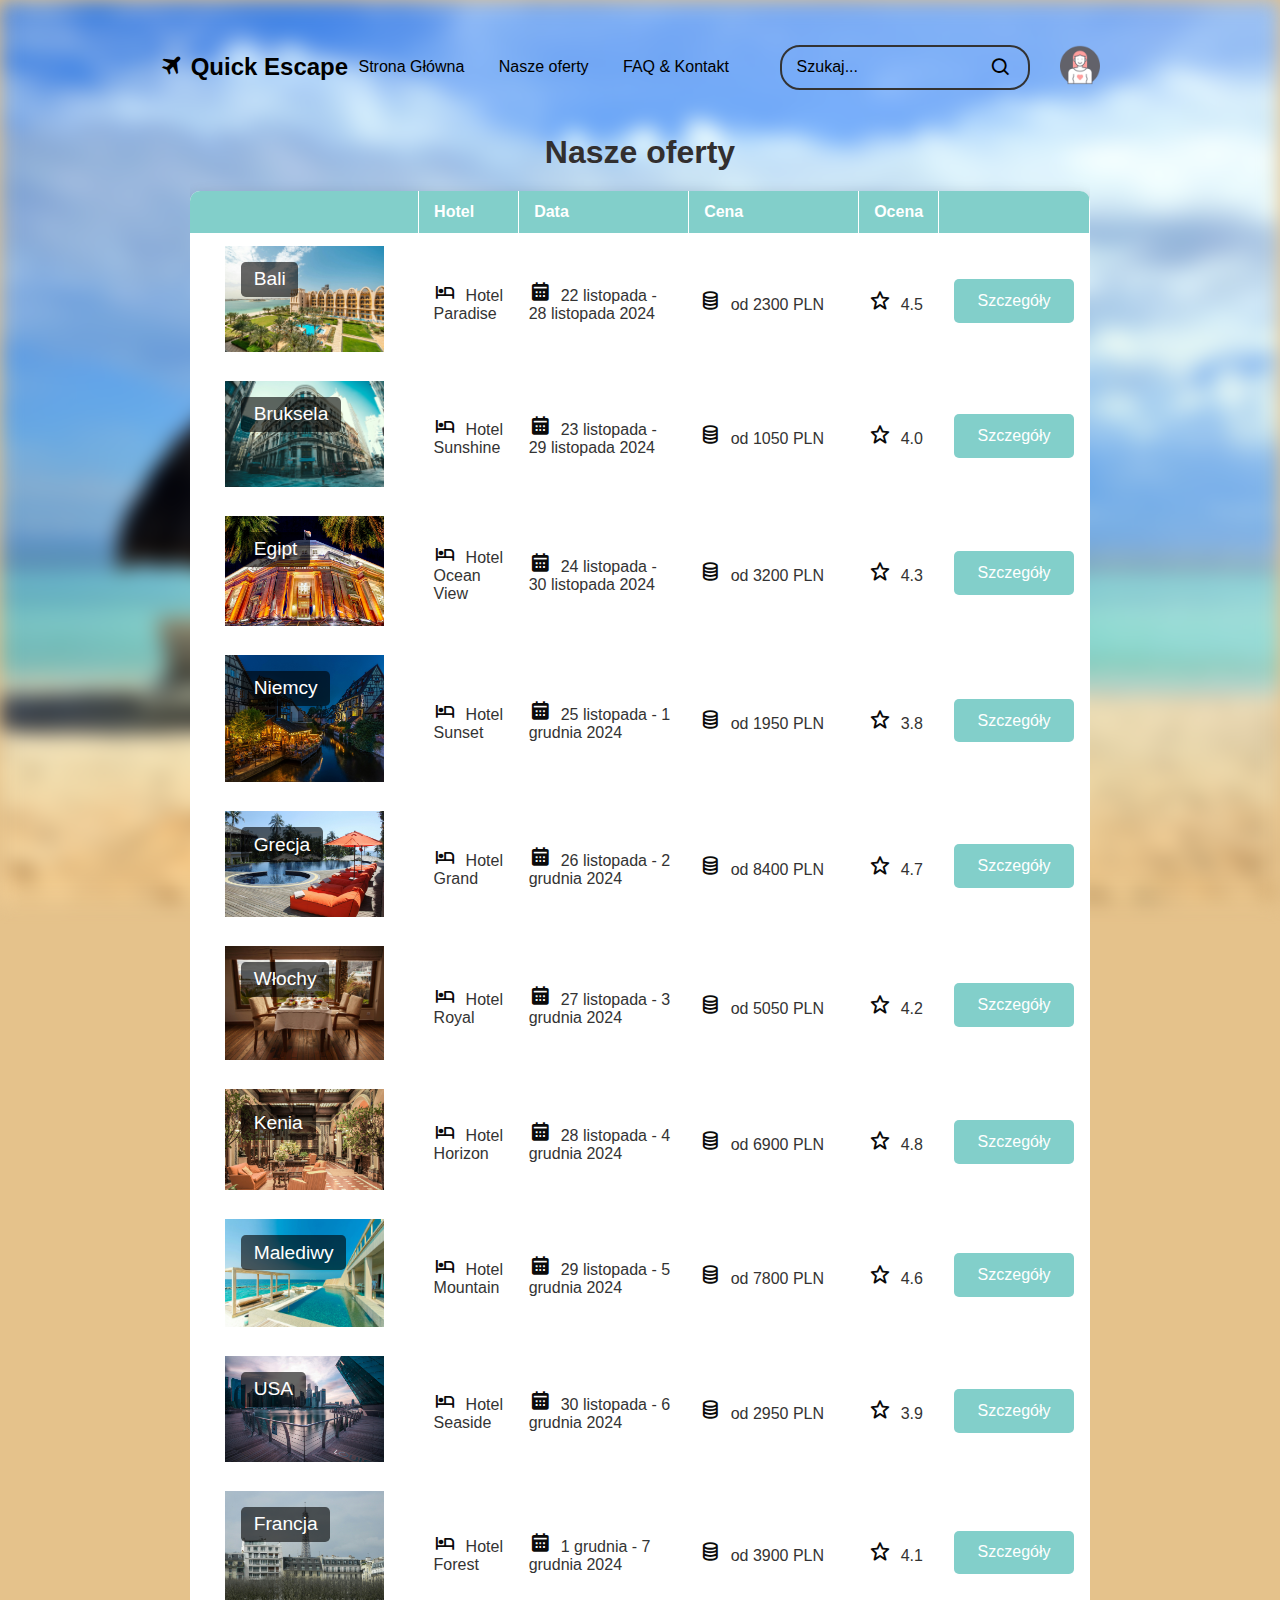
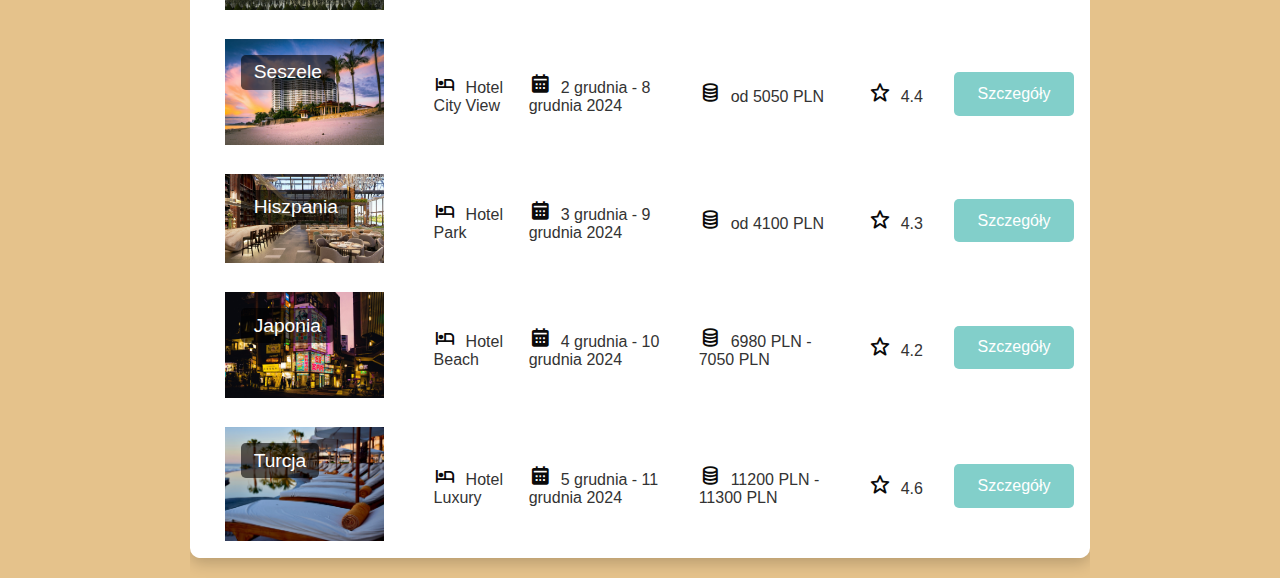
<file: table.html>
<!DOCTYPE html>
<html lang="pl">
    <head>
        <meta charset="UTF-8">
        <meta http-equiv="X-UA-Compatible"
        content="IE=edge">
        <meta name="viewport"
        content="width=device-width, initial-scale=1.0">
        <title>Quick Escape</title>
        <link rel="stylesheet" href="style-table.css">
        <link href='https://unpkg.com/boxicons@2.1.4/css/boxicons.min.css' rel='stylesheet'>
        
     </head>
    
<body>
    
<div class="background"></div>
    <header class="header">
        <h2 class="logo"><i class='bx bxs-plane-alt'></i>
            Quick Escape</h2>

        <button class="menu-toggle2" onclick="toggleMenu2()">Menu</button>
        <nav class="navbar">
          <a href="index2.html">Strona Główna</a>
          <a href="table.html">Nasze oferty</a>
          <a href="contact.html">FAQ & Kontakt</a>
        </nav>
  
        <div class="header-right"></div>
        <form action="#" class="search-bar">
          <input type="text" placeholder="Szukaj...">
          <button type="submit"><i class="bx bx-search"></i></button>
        </form>
        <div class="user-menu">
          <img src="./images/ikonka.png" alt="User" class="user-pic" onclick="toggleMenu()">
          <div class="sub-menu-wrap" id="subMenu">
            <div class="sub-menu">
              <div class="user-info">
                <img src="./images/ikonka.png" alt="User">
                <h3>Daria Shapoval</h3>
              </div>
              <hr>
             <a href="./profile.html" class="sub-menu-link">
               <p><i class='bx bxs-edit'></i>Edytuj profil</p>
             </a>
             <a href="./info.html" class="sub-menu-link">
              <p><i class='bx bxs-cool'></i>O twórcę</p> 
           </a>
             <a href="./index.html" class="sub-menu-link">
               <p><i class='bx bx-log-out'></i>Wyloguj się</p>
             </a>
            </div>
          </div>
        </div>
      
  
  
    </header>
   
    <main>
      
      <div class="wrapper">

        <h1>Nasze oferty</h1>

      <div class="table-container">
        <table>
          <thead>
            <tr>
                <th></th>
                <th>Hotel</th>
                <th>Data</th>
                <th>Cena</th>
                <th>Ocena</th>
                <th></th>
            </tr>
        </thead>
        <tbody>
          <tr>
            <td data-cell="zdjecie">
                <div class="oferta">
                    <span class="country">Bali</span>
                    <div class="image">
                        <img src="./images-tables/bali.jpg" alt="Hotel na Bali">
                    </div>
                </div>
            </td>
            <td data-cell="hotel"><i class='bx bx-hotel'></i>Hotel Paradise</td>
            <td data-cell="data"><i class='bx bxs-calendar'></i>22 listopada - 28 listopada 2024</td>
            <td data-cell="cena"><i class='bx bx-coin-stack'></i>od 2300 PLN</td>
            <td data-cell="ocena"><i class='bx bx-star'></i>4.5</td>
            <td data-cell="wybierz"> 
              <button type="button" class="przycisk">Szczegóły</button>
            </td>
        </tr>
          
        <tr>
          <td data-cell="zdjecie">
              <div class="oferta">
                  <span class="country">Bruksela</span>
                  <div class="image">
                      <img src="./images-tables/bruxel.jpg" alt="">
                  </div>
              </div>
          </td>
          <td data-cell="hotel"><i class='bx bx-hotel'></i>Hotel Sunshine</td>
          <td data-cell="data"><i class='bx bxs-calendar'></i>23 listopada - 29 listopada 2024</td>
          <td data-cell="cena"><i class='bx bx-coin-stack'></i>od 1050 PLN</td>
          <td data-cell="ocena"><i class='bx bx-star'></i>4.0</td>
          <td data-cell="wybierz">
            <button type="button" class="przycisk">Szczegóły</button>
          </td>
      </tr>
      
      <tr>
        <td data-cell="zdjecie">
            <div class="oferta">
                <span class="country">Egipt</span>
                <div class="image">
                    <img src="./images-tables/egypt.jpg" alt="Hotel na Egipcie">
                </div>
            </div>
        </td>
        <td data-cell="hotel"><i class='bx bx-hotel'></i>Hotel Ocean View</td>
        <td data-cell="data"><i class='bx bxs-calendar'></i>24 listopada - 30 listopada 2024</td>
        <td data-cell="cena"><i class='bx bx-coin-stack'></i>od 3200 PLN</td>
        <td data-cell="ocena"><i class='bx bx-star'></i>4.3</td>
        <td data-cell="wybierz">
          <button type="button" class="przycisk">Szczegóły</button>
        </td>
    </tr>
    
          
    <tr>
      <td data-cell="zdjecie">
          <div class="oferta">
              <span class="country">Niemcy</span>
              <div class="image">
                  <img src="./images-tables/germany.jpg" alt="Hotel na Niemczech">
              </div>
          </div>
      </td>
      <td data-cell="hotel"><i class='bx bx-hotel'></i>Hotel Sunset</td>
      <td data-cell="data"><i class='bx bxs-calendar'></i>25 listopada - 1 grudnia 2024</td>
      <td data-cell="cena"><i class='bx bx-coin-stack'></i>od 1950 PLN</td>
      <td data-cell="ocena"><i class='bx bx-star'></i>3.8</td>
      <td data-cell="wybierz">
        <button type="button" class="przycisk">Szczegóły</button>
      </td>
  </tr>
  
  <tr>
    <td data-cell="zdjecie">
        <div class="oferta">
            <span class="country">Grecja</span>
            <div class="image">
                <img src="./images-tables/grecja.jpg" alt="Hotel na Grecji">
            </div>
        </div>
    </td>
    <td data-cell="hotel"><i class='bx bx-hotel'></i>Hotel Grand</td>
    <td data-cell="data"><i class='bx bxs-calendar'></i>26 listopada - 2 grudnia 2024</td>
    <td data-cell="cena"><i class='bx bx-coin-stack'></i>od 8400 PLN</td>
    <td data-cell="ocena"><i class='bx bx-star'></i>4.7</td>
    <td data-cell="wybierz">
      <button type="button" class="przycisk">Szczegóły</button>
    </td>
</tr>



<tr>
  <td data-cell="zdjecie">
      <div class="oferta">
          <span class="country">Włochy</span>
          <div class="image">
              <img src="./images-tables/italia.jpg" alt="Hotel na Włoszech">
          </div>
      </div>
  </td>
  <td data-cell="hotel"><i class='bx bx-hotel'></i>Hotel Royal</td>
  <td data-cell="data"><i class='bx bxs-calendar'></i>27 listopada - 3 grudnia 2024</td>
  <td data-cell="cena"><i class='bx bx-coin-stack'></i>od 5050 PLN</td>
  <td data-cell="ocena"><i class='bx bx-star'></i>4.2</td>
  <td data-cell="wybierz">
    <button type="button" class="przycisk">Szczegóły</button>
  </td>
</tr>

<tr>
  <td data-cell="zdjecie">
      <div class="oferta">
          <span class="country">Kenia</span>
          <div class="image">
              <img src="./images-tables/kenia.jpg" alt="Hotel na Kenii">
          </div>
      </div>
  </td>
  <td data-cell="hotel"><i class='bx bx-hotel'></i>Hotel Horizon</td>
  <td data-cell="data"><i class='bx bxs-calendar'></i>28 listopada - 4 grudnia 2024</td>
  <td data-cell="cena"><i class='bx bx-coin-stack'></i>od 6900 PLN</td>
  <td data-cell="ocena"><i class='bx bx-star'></i>4.8</td>
  <td data-cell="wybierz">
    <button type="button" class="przycisk">Szczegóły</button>
  </td>
</tr>

<tr>
  <td data-cell="zdjecie">
      <div class="oferta">
          <span class="country">Malediwy</span>
          <div class="image">
              <img src="./images-tables/maldivies.jpg" alt="Hotel na Malediwach">
          </div>
      </div>
  </td>
  <td data-cell="hotel"><i class='bx bx-hotel'></i>Hotel Mountain</td>
  <td data-cell="data"><i class='bx bxs-calendar'></i>29 listopada - 5 grudnia 2024</td>
  <td data-cell="cena"><i class='bx bx-coin-stack'></i>od 7800 PLN</td>
  <td data-cell="ocena"><i class='bx bx-star'></i>4.6</td>
  <td data-cell="wybierz">
    <button type="button" class="przycisk">Szczegóły</button>
  </td>
</tr>

<tr>
  <td data-cell="zdjecie">
      <div class="oferta">
          <span class="country">USA</span>
          <div class="image">
              <img src="./images-tables/york.jpg" alt="Hotel na Nowy Jork">
          </div>
      </div>
  </td>
  <td data-cell="hotel"><i class='bx bx-hotel'></i>Hotel Seaside</td>
  <td data-cell="data"><i class='bx bxs-calendar'></i>30 listopada - 6 grudnia 2024</td>
  <td data-cell="cena"><i class='bx bx-coin-stack'></i>od 2950 PLN</td>
  <td data-cell="ocena"><i class='bx bx-star'></i>3.9</td>
  <td data-cell="wybierz">
    <button type="button" class="przycisk">Szczegóły</button>
  </td>
</tr>

          
<tr>
  <td data-cell="zdjecie">
      <div class="oferta">
          <span class="country">Francja</span>
          <div class="image">
              <img src="./images-tables/paris.jpg" alt="Hotel na Paris">
          </div>
      </div>
  </td>
  <td data-cell="hotel"><i class='bx bx-hotel'></i>Hotel Forest</td>
  <td data-cell="data"><i class='bx bxs-calendar'></i>1 grudnia - 7 grudnia 2024</td>
  <td data-cell="cena"><i class='bx bx-coin-stack'></i>od 3900 PLN</td>
  <td data-cell="ocena"><i class='bx bx-star'></i>4.1</td>
  <td data-cell="wybierz">
    <button type="button" class="przycisk">Szczegóły</button>
  </td>
</tr>

<tr>
  <td data-cell="zdjecie">
      <div class="oferta">
          <span class="country">Seszele</span>
          <div class="image">
              <img src="./images-tables/say.jpg" alt="Hotel na Seszele">
          </div>
      </div>
  </td>
  <td data-cell="hotel"><i class='bx bx-hotel'></i>Hotel City View</td>
  <td data-cell="data"><i class='bx bxs-calendar'></i>2 grudnia - 8 grudnia 2024</td>
  <td data-cell="cena"><i class='bx bx-coin-stack'></i>od 5050 PLN</td>
  <td data-cell="ocena"><i class='bx bx-star'></i>4.4</td>
  <td data-cell="wybierz">
    <button type="button" class="przycisk">Szczegóły</button>
  </td>
</tr>

<tr>
  <td data-cell="zdjecie">
      <div class="oferta">
          <span class="country">Hiszpania</span>
          <div class="image">
              <img src="./images-tables/spain.jpg" alt="Hotel na Hiszpania">
          </div>
      </div>
  </td>
  <td data-cell="hotel"><i class='bx bx-hotel'></i>Hotel Park</td>
  <td data-cell="data"><i class='bx bxs-calendar'></i>3 grudnia - 9 grudnia 2024</td>
  <td data-cell="cena"><i class='bx bx-coin-stack'></i>od 4100 PLN</td>
  <td data-cell="ocena"><i class='bx bx-star'></i>4.3</td>
  <td data-cell="wybierz">
    <button type="button" class="przycisk">Szczegóły</button>
  </td>
</tr>

          
<tr>
  <td data-cell="zdjecie">
      <div class="oferta">
          <span class="country">Japonia</span>
          <div class="image">
              <img src="./images-tables/tokio.jpg" alt="Hotel na Japonii">
          </div>
      </div>
  </td>
  <td data-cell="hotel"><i class='bx bx-hotel'></i>Hotel Beach</td>
  <td data-cell="data"><i class='bx bxs-calendar'></i>4 grudnia - 10 grudnia 2024</td>
  <td data-cell="cena"><i class='bx bx-coin-stack'></i>6980 PLN - 7050 PLN</td>
  <td data-cell="ocena"><i class='bx bx-star'></i>4.2</td>
  <td data-cell="wybierz">
    <button type="button" class="przycisk">Szczegóły</button>
  </td>
</tr>

          
<tr>
  <td data-cell="zdjecie">
      <div class="oferta">
          <span class="country">Turcja</span>
          <div class="image">
              <img src="./images-tables/turcja.jpg" alt="Hotel na Turcji">
          </div>
      </div>
  </td>
  <td data-cell="hotel"><i class='bx bx-hotel'></i>Hotel Luxury</td>
  <td data-cell="data"><i class='bx bxs-calendar'></i>5 grudnia - 11 grudnia 2024</td>
  <td data-cell="cena"><i class='bx bx-coin-stack'></i>11200 PLN - 11300 PLN</td>
  <td data-cell="ocena"><i class='bx bx-star'></i>4.6</td>
  <td data-cell="wybierz">
      <button type="button" class="przycisk">Szczegóły</button>
  </td>
</tr>


          
        
          
        </tbody>
          

        </table>

      </div>

      </div>
    </main>
    


<script src="./script.js"></script>




</body>
</html>
</file>
<file: style-contact.css>
*{
    margin: 0; 
    padding: 0;
    box-sizing: border-box; 
    font-family: 'Poppins', sans-serif;
}

body{
  background-color: #e5c28b;
    z-index: -100;
}

.header{
    position: relative; 
    top: 0;      
    left: 0;      
    width: 100%;    
    padding: 25px 12.5%;   
    background: transparent;   
    display: flex;     
    justify-content: space-between;   
    align-items: center; 
    z-index: 100;        
}


.navbar a{
    position: relative;  
    font-size: 16px;  
    color: black;  
    text-decoration: none;  
    font-weight: 500; 
    margin-right: 30px; 

}

.navbar a::after {  
    content: ' ';
    position: absolute; 
    left: 0;
    bottom: -6px;  
    width: 100%; 
    height: 2px; 
    background: black;  
    border-radius: 5px;  
    transform: translateY(10px); 

    opacity: 0;  
    transition: .5s;  
}

.navbar a:hover::after {   
    transform: translateY(0);  
    opacity: 1;  
}


.search-bar{
    width: 250px;  
    height: 45px;  
    background: transparent;  
    border: 2px solid black; 
    border-radius: 6px;
    display: flex; 
    align-items: center; 
}

.search-bar input{
 width: 100%;
 background: transparent; 
 border: none; 
 outline: none;  
 font-size: 16px;  
 color: black; 
 padding-left: 10px; 
}

.search-bar input::placeholder{
    color: black;
}

.search-bar button{
    width: 40px;
    height: 100%;
    background:transparent;
    border: none;
    outline: none;
    display: flex; 
    justify-content: center;  
    align-items: center; 
    cursor: pointer; 
 
}

.search-bar button i{
font-size: 22px;   
color: black;
}

.background {
    position: absolute;
    top: 0;
    left: 0;
    width: 100%; 
    height: 100%;  
    background: url(./images/background.jpg) repeat-y; 
    background-size: cover;  
    background-position: center;  
    filter: blur(10px);  
    z-index: -1;
}




.help-container {
    background-color: #79c6c5; 
    padding: 40px; 
    width: 100%; 
    box-sizing: border-box; 
    border-radius: 8px; 
    box-shadow: 0 4px 8px rgba(0, 0, 0, 0.1); 
}



.help-container h1 {
    font-size: 36px; 
    color: #333; 
    margin-bottom: 15px; 
    text-align: center; 
    font-family: 'Arial', sans-serif; 
}


.help-container h2 {
    font-size: 20px; 
    color: #555; 
    text-align: center; 
    font-family: 'Arial', sans-serif;
    line-height: 1.5;
    margin-top: 10px; 
}
.faq {
    max-width: 750px; 
    margin: 0 auto;
    padding: 20px;
    text-align: center;
  }
  
  .faq h1 {
    font-size: 2rem;
    margin-bottom: 20px;
  }
  
  .faq .block-container{
        display: grid;
        grid-template-columns: repeat(3, 1fr); 
        column-gap: 1px; 
        row-gap: 20px; 
      }
      
  
  
  .block {
    background-color: #f9f9f9;
    padding: 20px;
    border-radius: 10px;
    box-shadow: 0 4px 8px rgba(0, 0, 0, 0.1);
    text-align: center;
    transition: transform 0.2s;
    max-width: 200px; 
    width: 100%;
  }
  
  .block:hover {
    transform: scale(1.05);
  }
  
  .block i {
    font-size: 2rem;
    color: #007bff;
    margin-bottom: 10px;
  }
  
  .block h3 {
    font-size: 1.2rem;
    margin: 0;
    color: #333;
  }
  
  .block i {
    font-size: 2rem;
    color: #007bff;
    margin-bottom: 10px;
  }
  
  .block h3 {
    font-size: 1.2rem;
    margin: 0;
    color: #333;
  }
  

  .asq-container {
    max-width: 1000px; 
    margin-left: 20px; 
    margin-top: 40px; 
    padding: 20px;
    text-align: left;
  }
  
  .asq-container h1 {
    font-size: 1.5rem; 
    margin-bottom: 10px; 
    text-align: left; 
  }
  
  .asq-container h2 {
    font-size: 1.2rem; 
    color: #666; 
    margin-left: 0; 
  }
  .contactUs .title{
    display: flex;
    justify-content: center;
    align-items: center;
    font-size: 2em;
  }

  .contactUs .title h2{
    color: rgb(57, 55, 55);
    font-weight: 500;
    font-weight: bold;
  }

 
  .contactUs {
    position: relative;
    width: 100%;
    padding: 40px 100px;
  }
  
  .box {
    position: relative;
    display: grid;
    grid-template-columns: 2fr 1fr; 
    grid-template-rows: 5fr 4fr;    
    grid-template-areas: 
      "form info"   
      "form map";    
    grid-gap: 20px;
    margin-top: 20px;
  }
  
  .form {
    grid-area: form;
  }
  
  .info {
    grid-area: info;
  }
  
  .map {
    grid-area: map;
  }
  .contact{
    padding: 40px;
    background: rgba(255, 255, 255, 0.8);
    box-shadow:  0 5px 35px rgba(0, 0, 0, 0.15);
  }

  .contact h3{
    color: #0e3959;
    font-weight: 500;
    font-size: 1.4em;
    margin-bottom: 10px;
  }

.formBox{
  position: relative;
  width: 100%;
}

.formBox .row50{

  display: flex;
  gap: 20px;
}

.inputBox{

  display: flex;
  flex-direction: column;
  margin-bottom: 10px ;
  width: 50%;
}

.formBox .row100 .inputBox 
{
   width: 100%;
}


.inputBox span{
  color: #18b7ff;
  margin-top: 10px;
  margin-bottom: 5px;
  font-weight: 500;
  font-weight: bold;
}

.inputBox input{
  padding: 10px;
  font-size: 1.1em;
  outline: none;
  border: 1px solid #333;
}

.inputBox textarea{
  padding: 10px;
  font-size: 1.1em;
  outline: none;
  border: 1px solid #333;
  resize: none;
  min-height: 220px;
  margin-bottom: 10px;
}

.inputBox input[type="submit"]{
  background: #18b7ff;
  color: #fff;
  border: none;
  font-size: 1.1em;
  max-width: 120px;
  font-weight: 500;
  cursor: pointer;
  padding: 14px 15px;
}

.inputBox input[type="submit"]:hover {
  background-color: #77ade3; 
  transform: scale(1.05); 
}

.inputBox ::placeholder{
  color: #999;
}

.sci{
font-size: 22px;
    color:  white;
    margin-top: 40px;
    transition: .5s ease;
    display: flex;
}

.sci li{
  list-style: none;
  margin-right: 15px;
}
.sci li a{
color: #f9f9f9;
font-size: 2em;
color: #ccc;
}

.sci a:hover i{
  transform: scale(1.2);
  color: white;
}

.info {
  background: #63a7e6;
}

.info h3 {
  color: #fff;
}

.info .infoBox div {
  display: flex;
  align-items: center;
  margin-bottom: 10px;
}

.info .infoBox div span {
  min-width: 40px;
  height: 40px;
  color: #fff;
  background: #94d7df;
  display: flex;
  justify-content: center;
  align-items: center;
  font-size: 1.5em;
  border-radius: 50%;
  margin-right: 15px;
}


.info .infoBox div span i {
  font-size: 1.2em;
  color: #fff;
  transition: transform 0.3s ease; 
}

.info .infoBox div span i:hover {
  transform: scale(1.2); 
  color: black; 
}

.info .infoBox div p
{
   color: #fff;
   font-size: 1.1em;
}


.info .infoBox div a
{
   color: #fff;
   text-decoration: none;
   font-size: 1.1em;
}

.map{
  padding: 0;
}

.map iframe{
  width: 100%;
  height: 100%;
}


@media (max-width: 991px)
{
  body{
    background-color: #e5c28b;
    z-index: -100;
}

  .contactUs {
    padding: 20px;

  }
  .box{
    grid-template-columns: 1fr;
    grid-template-rows: auto;
    grid-template-areas: 
    "form"
    "info"
    "map";
  }

  .formBox .row50{
    display: flex;
    gap: 0;
   flex-direction: column;
  }

  .inputBox{
    width: 100%;
  }

  .contact 
  {
    padding: 30PX;
  }

  .map{

    min-height: 300px;
    padding: 30px;
  }
}

#message {
  display: none;
  background-color: rgba(0, 0, 0, 0.6); 
  color: white;
  padding: 10px;
  text-align: center;
  border-radius: 5px;
  margin-top: 10px;
  font-size: 16px;
  font-weight: bold;
  position: fixed;
  top: 20px; 
  left: 50%;
  transform: translateX(-50%); 
  width: 25%; 
  z-index: 9999; 
}


.header-right {
  display: flex;
  align-items: center;
  gap: 20px; 
}

.search-bar {
  display: flex;
  align-items: center;
  background: transparent;
  border: 2px solid #333;
  border-radius: 20px;
  padding: 5px 10px;
}

.search-bar input {
  border: none;
  outline: none;
  padding: 5px;
}

.search-bar button {
  background: none;
  border: none;
  cursor: pointer;
  color: #333;
}

.user-menu {
  position: relative;
}

.user-pic {
  width: 80px;
  height: 80px;
  border-radius: 50%;
  cursor: pointer;
}

.sub-menu-wrap {
  position: absolute;
  top: 100%;
  right: 10%; 
  width: 400px;
  max-height: 0;
  overflow: hidden;
  background: #81b3e0;
  box-shadow: 0px 4px 6px rgba(0, 0, 0, 0.1);
  border-radius: 8px;
  transition: max-height 0.5s ease; 

}

.sub-menu-wrap.open-menu {
  max-height: 600px; 
}

.sub-menu {
  padding: 15px;
}

.user-info {
  display: flex;
  align-items: center;
  margin-bottom: 10px;
}

.user-info img {
  width: 80px;
  height: 80px;
  border-radius: 50%;
  margin-right: 10px;
}

.user-info h3 {
  font-size: 16px; 
  margin: 0; 
  color: #333; 
  font-weight: bold;
}


.sub-menu-link {
  display: block;
  padding: 10px;
  text-decoration: none;
  color: #333;
  border-radius: 4px;
  transition: color 0.3s ease; 
  font-weight: bold;
}



.sub-menu-link:hover {
color: #ffffff;
}



.menu-toggle2 {
  display: none; 
}

@media (max-width: 768px) {
  .menu-toggle2 {
    display: block; 
    background: #333; 
    color: white; 
    padding: 10px 15px;
    font-size: 16px;
    border: none;
    cursor: pointer;
  }

  .navbar {
    display: none; 
    flex-direction: column; 
    gap: 10px;
  }

  .navbar.active {
    display: flex; 
  }
}





@media screen and (max-width: 768px) {
  .header-right {
    flex-direction: column;
    align-items: flex-start;
  }

  .search-bar input {
    width: 200px; 
    font-size: 14px;
  }

  .search-bar button {
    padding: 5px;
    font-size: 14px;
  }

  .user-pic {
    width: 60px; 
    height: 60px;
  }


  .sub-menu-wrap {
    width: 200px; 
  }
}




@media (max-width: 768px) {
  header {
      flex-direction: column;
      align-items: flex-start;
  }

  header .logo {
      font-size: 1.8rem;
      margin-bottom: 10px;
  }
}




@media (max-width: 768px) {
  .faq h1 {
    font-size: 1.5rem; }

  .block-container {
    grid-template-columns: repeat(2, 1fr); 
  }
}

@media (max-width: 480px) {
  .faq h1 {
    font-size: 1.2rem; 
  }

  .block-container {
    grid-template-columns: 1fr; 
  }

  .block {
    padding: 10px; 
  }
}
</file>
<file: style1.css>
*{
    margin: 0; 
    padding: 0;
    box-sizing: border-box; 
    font-family: 'Poppins', sans-serif;
}

html {
    scroll-behavior: smooth;
  }

  




section{
    padding: 2rem 9%;
}


.heading{
    text-align: center;
    font-size: 4rem;
    color: #fff;
    padding:1rem;
    margin:2rem 0;
    background: #76b9bf;
    border-radius: 15px;
    
}

.heading span{
    color: #f8d7a3;
}

.btn{
    display: inline-block;
    margin-top: 2rem;
    border-radius: 2rem;
    background: #333;
    color: #fff;
    padding:0.7rem 2rem;
    cursor: pointer;
    font-size: 1rem;
    text-decoration: none;
}


.btn:hover{
    background: #5d8fb1;
}

.header{
  position: relative; 
  top: 0;      
  left: 0;      
  width: 100%;    
  padding: 25px 12.5%;   
  background: transparent;   
  display: flex;     
  justify-content: space-between;   
  align-items: center;   
  z-index: 100;       
}


.navbar a{
  position: relative; 
  font-size: 16px;   
  color: black; 
  text-decoration: none;  
  font-weight: 500;  
  margin-right: 30px; 

}

.navbar a::after {  
  content: ' '; 
  position: absolute; 
  left: 0; 
  bottom: -6px; 
  width: 100%; 
  height: 2px;
  background: black;  
  border-radius: 5px;  
  transform: translateY(10px); 
  opacity: 0;  
  transition: .5s;  
}

.navbar a:hover::after {   
  transform: translateY(0);  
  opacity: 1;  
}


.search-bar{
  width: 250px;  
  height: 45px;  
  background: transparent;  
  border: 2px solid black; 
  border-radius: 6px;
  display: flex; 
  align-items: center; 
}

.search-bar input{
width: 100%;
background: transparent; 
border: none; 
outline: none;  
font-size: 16px;  
color: black; 
padding-left: 10px;
}

.search-bar input::placeholder{
  color: black;
}

.search-bar button{
  width: 40px;
  height: 100%;
  background:transparent;
  border: none;
  outline: none;
  display: flex;  
  justify-content: center;  
  align-items: center; 
  cursor: pointer;  

}

.search-bar button i{
font-size: 22px;   
color: black;
}


.menu-toggle2 {
display: none; 
}



  @media (max-width: 768px) {
    .menu-toggle2 {
      display: block; 
      background: #333; 
      color: white; 
      padding: 10px 15px;
      font-size: 16px;
      border: none;
      cursor: pointer;
    }
  
    .navbar {
      display: none; 
      flex-direction: column; 
      gap: 10px;
    }
  
    .navbar.active {
      display: flex; 
    }
  }


.home{
    display: flex;
    align-items: center;
    min-height: 100vh;
  
}




.home .content{
    max-width: 50rem;
}

.home .content h3{
    font-size: 3rem;
    color: #080808;
   
}

.home .content span{
    font-size: 1.5rem;
    color:#0b0b0b;
    padding:1rem 1px;
    line-height: 1.5;
    
}

.home .content p{
    font-size: 1.2rem;
    color:#0b0b0b;
    padding: 2rem 0;
    line-height: 1.5;
    
}

.about .row {
    display: flex; 
    align-items: center; 
    justify-content: space-between; 
}

.about .row .video-container {
    flex: 1 1 50%;
    position: relative;
}

.about .row .video-container video {
    width: 70%;
    border: 1.5rem solid #fff;
    border-radius: .5rem;
    box-shadow: 0 .5rem 1rem rgba(0, 0, 0, .1);
    height: auto;
}

.about .row .video-container h3 {
    position: absolute;
    top: 50%; transform: translateY(-50%);
    font-size: 1rem;
    background: #fff;
    width: 70%;
    padding: 1rem 2rem;
    text-align: center;
    mix-blend-mode: screen;
}

.about .row .content {
    flex: 1 1 50%; 
}

.about .row .content h3{
 
    font-size: 2rem;
    color: #333;
}


.about .row .content p{
    font-size: 1.2rem;
    color: #999;
    padding:.5rem 0;
    padding-top: 1rem;
    line-height: 1.5;
}

.background {
    position: absolute;
    top: 0;
    left: 0;
    width: 100%;  
    height: 100vh;  
    background: url(./images/background.jpg)no-repeat center center fixed; 
    background-size: cover; 
    background-position: center;  
    filter: blur(10px);  
    z-index: -1;
    
}

.home{
    background-position: left;
}



.home .content {
  position: relative;
  z-index: 1; 
  background-color: rgba(255, 255, 255, 0.8); 
  padding: 20px;
  border-radius: 10px;
}


  





@media(max-width:450px){
    html{
        font-size: 50%;
    }
    .heading{
        font-size: 3rem;
    }
}

.icons-container {
    background: #eee;
    display: flex;
    flex-wrap: wrap;
    gap: 1.5rem;
    padding-top: 5rem;
    padding-bottom: 5rem;
}


 .icons:hover img {
    transform: translateY(-10px);
    opacity: 1;
 }

 
.icons-container .icons{
    background: #fff;
    border: .1rem solid rgba(0, 0, 0, .1);
    padding: 2rem;
    display: flex;
    align-items: center;
    flex:1 1 25rem;
    flex-direction: column; 
    flex: 1 1 15rem;
    text-align: center; 
} 

.icons-container .icons img{
    height: 3rem;
    margin-bottom: 1rem;
}

.icons-container .icons h3{
    color: #333;
    padding-bottom: .5rem;
    font-size: 1.2rem;
}

.icons-container .icons span{
    color: #555;
    font-size: 1.1rem;
    line-height: 1.5; 
}

.oferty ul {
    display: flex;
    padding-left: 0;
    list-style-type: none;
    justify-content: center;
  }
  
  .menu-toggle{
    display: none;
  }

  

.oferty ul li 
{

        display: block;
      padding: 10px 30px;
        cursor: pointer;
        
    
}
    
    .oferty ul li:hover{

        text-decoration: underline;
}




@media (max-width: 768px) {
    .menu-toggle {
      display: block; 
      background: #333; 
      color: white;
      border: none;
      padding: 10px 15px;
      font-size: 16px;
      cursor: pointer;
    }
  
    
    .oferty ul {
      display: none; 
    }
  
    .oferty ul.active {
      display: block; 
    }
  }
  
  
  @media (min-width: 769px) {
    .oferty ul {
      display: flex; 
    }
  
    .oferty ul li {
      margin-right: 20px; 
      list-style: none;
    }
  }

.box {
    padding: 10px;
    margin: 15px;
    border-width: 3px;
    float: left;
    text-align: center;
    width: 20%;
}

.box article{
    max-width: 100%;
}
.image {
    width: 100%;
    height: 150px; 
    overflow: hidden;
}

.image img {
    width: 100%;
    height: auto;
    object-fit: cover;
    transition: transform 0.3s ease;
}




.image:hover img {
    transform: scale(1.1); 
}



.col-auto {
    display: flex;
    flex-direction: column;
}

@media (max-width: 768px) {
    .offers {
        grid-template-columns: repeat(2, 1fr);  
        gap: 15px;
    }
}

@media (max-width: 480px) {
    .offers {
        grid-template-columns: 1fr;  
        gap: 10px;
    }
}

@media (max-width: 480px) {
    .oferty ul {
        display: none;  
    }

    .hamburger-menu {
        display: block; 
        cursor: pointer;
    }
}


.offers .box .offer {
    position: relative; 
}

.offers .box .offer .discount {
    position: absolute;
    top: 1rem;
    left: 1rem;
    padding: .4rem .8rem; 
    font-size: 1.2rem; 
    color: #fff; 
    background: #5d8fb1; 
    border-radius: .3rem; 
    z-index: 1;
    box-shadow: 0 2px 4px rgba(0, 0, 0, 0.3); 
}


.block-cover::after{
    content: "";
    clear: both;
    display: flex;
}



.offers {
    display: flex;
    justify-content: space-between;
    flex-wrap: wrap;
    padding: 20px;
    max-width: 100%;
}
    

   


.offer {
    background-color: white;
    border: 1px solid #ddd;
    border-radius: 8px;
    box-shadow: 0 2px 5px rgba(0, 0, 0, 0.1);
    padding: 15px;
    width: 300px;
    margin: 10px;
    text-align: center;
}



.offer-btn {
    background-color:  #5d8fb1;
    color: white;
    padding: 10px;
    border: none;
    border-radius: 5px;
    cursor: pointer;
    margin-top: 10px;
    transition: background-color 0.3s ease, transform 0.2s ease; 
}

.offer-btn:hover {
    background-color: #4b7b99; 
    transform: scale(1.1); 
}


.offers .box .offer .content h2 {
    font-size: 1.6rem; 
    color: #333; 
    font-weight: bold; 
    margin-top: 0.5rem; 
}
.offers .box .offer .content .price {
    font-size: 1.4rem; 
    font-weight: bolder; 
    padding-top: 0.3rem; 
    margin-top: -0.3rem; 
}

.offers .box .offer .content .price .new-price {
    color: #5d8fb1; 
}

.offers .box .offer .content .price .old-price {
    color: #999; 
    font-weight: lighter; 
    text-decoration: line-through; 
    margin-left: 0.5rem; 
}



.hide {
    display: none;
}

.active{
    background: #fff;
    color: #333;
}


nav.oferty ul li {
    margin: 0 15px; 
    font-size: 1.2rem; 
    font-weight: 600;
    color: #333;
    cursor: pointer; 
    position: relative; 
    transition: all 0.3s ease-in-out; 
    text-decoration: none;
}


nav.oferty ul li::after {
    content: ''; 
    position: absolute; 
    bottom: -5px; 
    left: 0; 
    width: 100%; 
    height: 2px;
    background-color: #5d8fb1;
    border-radius: 5px;
    transform: translateY(10px); 
    opacity: 0; 
    transition: transform 0.5s, opacity 0.5s;
}




.oferty ul li:hover {
    color: #5d8fb1; 
}


.oferty ul li.active {
    font-weight: bold; 
    color: #3b5998; 
}


  .review .box-container {
    display: flex;             
    justify-content: space-between; 
    gap: 20px;                  
    flex-wrap: nowrap;         
    margin: 0;                  
    padding: 0;                
  }
  
  
  .review .box {
    width: 30%;                 
    background-color: #f4f4f4; 
    padding: 15px;            
    border-radius: 8px;        
    box-shadow: 0 4px 8px rgba(0, 0, 0, 0.1); 
    text-align: center;
    font-size: 14px;            
    display: flex;              
    flex-direction: column;     
    align-items: center;       
  }
  

  .review .box p {
    font-size: 13px;           
    line-height: 1.6;           
  }

  .review .user {
    margin-top: auto;
    display: flex;
    align-items: center;
    flex-direction: column;
}
  
  
  .review .user img {
    width: 300px;                
    height: 300px;               
    object-fit: cover;          
    border-radius: 50%;       
    transition: transform 0.3s ease;
  }  

  .review .user img:hover {

    transform: scale(1.1); 
}


  .review .user-info h3{
    font-size: 15px;            
 
  }

 @media screen and (max-width: 768px) { 
  .review .box {
    width: 48%;               
  }
}  

@media screen and (max-width: 480px) {  
  .review .box {  
    width: 100%;              
  } 
  }  


  @media screen and (max-width: 768px) {
      .offers .box {
        width: 48%;
        margin: 1%; 
      }
    }
    

    @media screen and (max-width: 480px) {
      .offers .box {
        width: 100%; 
        margin: 0 auto; 
      }
  }








  .review .box .stars {
   color:  #ff6347;
  } 




  
.header-right {
    display: flex;
    align-items: center;
    gap: 20px; 
  }
  
  .search-bar {
    display: flex;
    align-items: center;
    background: transparent;
    border: 2px solid #333;
    border-radius: 20px;
    padding: 5px 10px;
  }
  
  .search-bar input {
    border: none;
    outline: none;
    padding: 5px;
  }
  
  .search-bar button {
    background: none;
    border: none;
    cursor: pointer;
    color: #333;
  }
  
  .user-menu {
    position: relative;
  }
  
  .user-pic {
    width: 50px;
    height: 50px;
    border-radius: 50%;
    cursor: pointer;
    object-fit: cover; 
}
  
  .sub-menu-wrap {
    position: absolute;
    top: 100%;
    right: 10%; 
    width: 400px; 
    max-height: 0;
    overflow: hidden;
    background: #81b3e0;
    box-shadow: 0px 4px 6px rgba(0, 0, 0, 0.1);
    border-radius: 8px;
    transition: max-height 0.5s ease; 

  }
  
  .sub-menu-wrap.open-menu {
    max-height: 600px; 
  }
  
  .sub-menu {
    padding: 15px;
  }
  
  .user-info {
    display: flex;
    align-items: center;
    margin-bottom: 10px;
  }
  
  .user-info img {
    width: 80px;
    height: 80px;
    border-radius: 50%;
    margin-right: 10px;
  }

  .user-info h3 {
    font-size: 16px; 
    margin: 0; 
    color: #333; 
    font-weight: bold;
  }
  
  
  .sub-menu-link {
    display: block;
    padding: 10px;
    text-decoration: none;
    color: #333;
    border-radius: 4px;
    transition: color 0.3s ease; 
    font-weight: bold;
  }
  
  

.sub-menu-link:hover {
  color: #ffffff;
}

[contenteditable="true"] {
    background-color: #f9f9f9; 
    outline: none;
}




@media screen and (max-width: 768px) {
    .header-right {
      flex-direction: column;
      align-items: flex-start;
    }
  
    .search-bar input {
      width: 200px; 
      font-size: 14px;
    }
  
    .search-bar button {
      padding: 5px;
      font-size: 14px;
    }
  
    .user-pic {
      width: 60px; 
      height: 60px;
    }
  
 
    .sub-menu-wrap {
      width: 200px; 
    }
  }


  @media (max-width: 768px) {
    header {
        flex-direction: column;
        align-items: flex-start;
    }

    header .logo {
        font-size: 1.8rem;
        margin-bottom: 10px;
    }
}

.edit-btn {
    background-color:  #5d8fb1;
    color: white;
    padding: 10px;
    border: none;
    border-radius: 5px;
    cursor: pointer;
    margin-top: 10px;
    transition: background-color 0.3s ease, transform 0.2s ease; 
}

.edit-btn:hover {
    background-color: #4b7b99; 
    transform: scale(1.1); 
}


.offer-btn, .edit-btn {
    width: 48%;  
    
  }
</file>
<file: style-info.css>
*{
    margin: 0;
    padding: 0;
    box-sizing: border-box;
    font-family: 'Poppins', sans-serif;
}

body{
     background: bisque;
}



.header{
    position: relative; 
    top: 0;      
    left: 0;      
    width: 100%;    
    padding: 25px 12.5%;   
    background: transparent;  
    display: flex;    
    justify-content: space-between; 
    align-items: center;   
    z-index: 100;        
  }
  
  
  .navbar a{
    position: relative;  
    font-size: 16px;    
    color: black;  
    text-decoration: none;  
    font-weight: 500; 
    margin-right: 30px; 
  
  }
  
  .navbar a::after {  
    content: ' '; 
    position: absolute; 
    left: 0; 
    bottom: -6px;  
    width: 100%; 
    height: 2px; 
    background: black;  
    border-radius: 5px;  
    transform: translateY(10px); 
    opacity: 0; 
    transition: .5s;  
  }
  
  .navbar a:hover::after {   
    transform: translateY(0);  
    opacity: 1;  
  }
  
  
  .search-bar{
    width: 250px;  
    height: 45px;  
    background: transparent;  
    border: 2px solid black; 
    border-radius: 6px;
    display: flex; 
    align-items: center; 
  }
  
  .search-bar input{
  width: 100%;
  background: transparent; 
  border: none; 
  outline: none;  
  font-size: 16px;  
  color: black; 
  padding-left: 10px; 
  }
  
  .search-bar input::placeholder{
    color: black;
  }
  
  .search-bar button{
    width: 40px;
    height: 100%;
    background:transparent;
    border: none;
    outline: none;
    display: flex; 
    justify-content: center;  
    align-items: center; 
    cursor: pointer;  
  
  }
  
  .search-bar button i{
  font-size: 22px;   
  color: black;
  }
  
  
  .menu-toggle2 {
  display: none; 
  }
  


  
.header-right {
    display: flex;
    align-items: center;
    gap: 20px; 
  }
  
  .search-bar {
    display: flex;
    align-items: center;
    background: transparent;
    border: 2px solid #333;
    border-radius: 20px;
    padding: 5px 10px;
  }
  
  .search-bar input {
    border: none;
    outline: none;
    padding: 5px;
  }
  
  .search-bar button {
    background: none;
    border: none;
    cursor: pointer;
    color: #333;
  }
  
  .user-menu {
    position: relative;
  }
  
  .user-pic {
    width: 80px;
    height: 80px;
    border-radius: 50%;
    cursor: pointer;
  }
  
  .sub-menu-wrap {
    position: absolute;
    top: 100%;
    right: 10%; 
    width: 400px; 
    max-height: 0;
    overflow: hidden;
    background: #81b3e0;
    box-shadow: 0px 4px 6px rgba(0, 0, 0, 0.1);
    border-radius: 8px;
    transition: max-height 0.5s ease; 

  }
  
  .sub-menu-wrap.open-menu {
    max-height: 600px; 
  }
  
  .sub-menu {
    padding: 15px;
  }
  
  .user-info {
    display: flex;
    align-items: center;
    margin-bottom: 10px;
  }
  
  .user-info img {
    width: 80px;
    height: 80px;
    border-radius: 50%;
    margin-right: 10px;
  }

  .user-info h3 {
    font-size: 16px; 
    margin: 0; 
    color: #333; 
    font-weight: bold;
  }
  
  
  .sub-menu-link {
    display: block;
    padding: 10px;
    text-decoration: none;
    color: #333;
    border-radius: 4px;
    transition: color 0.3s ease; 
    font-weight: bold;
  }
  
  

.sub-menu-link:hover {
  color: #ffffff;
}


.background {
    position: absolute;
    top: 0;
    left: 0;
    width: 100%;  
    height: 100vh;  
    background: url(./images/background.jpg)no-repeat center center fixed; 
    background-size: cover;  
    background-position: center;  
    filter: blur(10px);  
    z-index: -1;
    
}

.container {
    position: absolute;
    top: 50%;
    left: 50%;
    transform: translate(-50%, -50%);
    width: 75%;
    height: 550px;
    background: url(./images/background.jpg) no-repeat;
    background-size: cover;
    background-position: center;
    border-radius: 10px;
    margin-top: 20px;
}

.container .content{
    position: relative;
    display: flex; 
    justify-content: center; 
    align-items: center; 
    top: 0;
    left: 0;
    width: 100%;
    height: 100%;
    background: transparent;
    padding: 80px;
    color:  white;
    display: flex;
    justify-content: center;
    flex-direction: column;
}


header .logo{
    font-size: 30px;
}

.text-sci{
    background: rgba(130, 179, 181, 0.7); 
    box-shadow: 0 4px 15px rgba(0, 0, 0, 0.3); 
    padding: 25px;
}

.text-sci h2{
    font-size: 40px ;
    line-height: 1;
    margin-bottom: 20px;
}
.text-sci h3 {
    font-size: 1.2rem; 
    margin-bottom: 10px; 
    color: #ffffff; 
}

.text-sci a {
    color: #0056b3; 
    text-decoration: none; 
    font-weight: bold; 
    transition: color 0.3s ease; 
}

.text-sci a:hover {
    color: white; 
    cursor: pointer; 
}

.text-sci i {
    color: #0056b3; 
    margin-left: 10px; 
    transition: color 0.3s ease; 
}

.text-sci a:hover i {
    color: white;
}




@media (max-width: 768px) {
  .menu-toggle2 {
    display: block; 
    background: #333; 
    color: white; 
    padding: 10px 15px;
    font-size: 16px;
    border: none;
    cursor: pointer;
    margin: 0 auto;
  }

  .navbar {
    display: none; 
    flex-direction: column; 
    gap: 10px;
  }

  .navbar.active {
    display: flex; 
  }
}




@media screen and (max-width: 768px) {
  .header-right {
    flex-direction: column;
    align-items: center;
  }

  .search-bar input {
    width: 200px; 
    font-size: 14px;
  }

  .search-bar button {
    padding: 5px;
    font-size: 14px;
  }

  .user-pic {
    width: 60px; 
    height: 60px;
    margin: 0 auto;
  }


  .sub-menu-wrap {
    width: 200px; 
  }
}




@media (max-width: 768px) {
  header {
      flex-direction: column;
      align-items: center;
  }

  header .logo {
      font-size: 1.8rem;
      margin-bottom: 10px;
  }
}




@media screen and (max-width: 768px) {
  .container {
      width: 85%; 
      height: auto; 
  }

  .container .content {
      padding: 40px; 
  }

  header .logo {
      font-size: 24px; 
  }

  .text-sci h2 {
      font-size: 30px; 
  }

  .text-sci h3 {
      font-size: 1rem; 
  }
}


@media screen and (max-width: 480px) {
  .container {
      width: 90%; 
      height: auto;
  }

  .container .content {
      padding: 20px; 
  }

  header .logo {
      font-size: 20px; 
  }

  .text-sci {
      padding: 15px; 
  }

  .text-sci h2 {
      font-size: 26px;
  }

  .text-sci h3 {
      font-size: 0.9rem; 
  }
}
</file>
<file: list.css>
*{
    margin: 0;
    padding: 0;
    box-sizing: border-box;
    font-family: 'Poppins', sans-serif;
}

body{
    background: bisque;
}

header{
    position: relative;
    top: 0;
    left: 0;
    width: 100%;
    padding: 25px 12.5%;
    background: transparent;
    display: flex;
    justify-content: space-between;
    align-items: center;
    z-index: 100;
}


.navbar a{
    position: relative;
    font-size: 16px;
    color: black;
    text-decoration: none;
    font-weight: 500;
    margin-right: 30px;

}


.navbar a::after {
    content: '';
    position: absolute;
    left: 0;
    bottom: -6px;
    width: 100%;
    height: 2px;
    background: black;
    border-radius: 5px;
    transform: translateY(10px);
    opacity: 0;
    transition: .5s;
}

.navbar a:hover::after {
    transform: translateY(0);
    opacity: 1;
}

.search-bar{
    width: 250px;  
    height: 45px;  
    background: transparent;  
    border: 2px solid black; 
    border-radius: 6px;
    display: flex; 
    align-items: center; 
  }
  
  .search-bar input{
  width: 100%;
  background: transparent; 
  border: none; 
  outline: none;  
  font-size: 16px;  
  color: black; 
  padding-left: 10px; 
  }
  
  .search-bar input::placeholder{
    color: black;
  }
  
  .search-bar button{
    width: 40px;
    height: 100%;
    background:transparent;
    border: none;
    outline: none;
    display: flex; 
    justify-content: center;  
    align-items: center; 
    cursor: pointer;  
  }
  
  .search-bar button i{
  font-size: 22px;   
  color: black;
  }
  
  
  .menu-toggle2 {
  display: none; 
  }




 
  
.header-right {
    display: flex;
    align-items: center;
    gap: 20px; 
  }
  
  .search-bar {
    display: flex;
    align-items: center;
    background: transparent;
    border: 2px solid #333;
    border-radius: 20px;
    padding: 5px 10px;
  }
  
  .search-bar input {
    border: none;
    outline: none;
    padding: 5px;
  }
  
  .search-bar button {
    background: none;
    border: none;
    cursor: pointer;
    color: #333;
  }
  
  .user-menu {
    position: relative;
  }
  
  .user-pic {
    width: 80px;
    height: 80px;
    border-radius: 50%;
    cursor: pointer;
  }
  
  .sub-menu-wrap {
    position: absolute;
    top: 100%;
    right: 10%; 
    width: 400px; 
    max-height: 0;
    overflow: hidden;
    background: #81b3e0;
    box-shadow: 0px 4px 6px rgba(0, 0, 0, 0.1);
    border-radius: 8px;
    transition: max-height 0.5s ease; 

  }
  
  .sub-menu-wrap.open-menu {
    max-height: 600px; 
  }
  
  .sub-menu {
    padding: 15px;
  }
  
  .user-info {
    display: flex;
    align-items: center;
    margin-bottom: 10px;
  }
  
  .user-info img {
    width: 80px;
    height: 80px;
    border-radius: 50%;
    margin-right: 10px;
  }

  .user-info h3 {
    font-size: 16px; 
    margin: 0; 
    color: #333; 
    font-weight: bold;
  }
  
  
  .sub-menu-link {
    display: block;
    padding: 10px;
    text-decoration: none;
    color: #333;
    border-radius: 4px;
    transition: color 0.3s ease; 
    font-weight: bold;
  }
  
  

.sub-menu-link:hover {
  color: #ffffff;
}


.background {
    position: absolute;
    top: 0;
    left: 0;
    width: 100%; 
    height: 100vh;  
    background: url(./images/background.jpg)no-repeat center center fixed;   
    background-size: cover;  
    background-position: center;   
    filter: blur(10px);  
    z-index: -1;
    
}

.container {
    position: absolute;
    top: 50%;
    left: 50%;
    transform: translate(-50%, -50%);
    width: 75%;
    height: 550px;
    background: url(./images/background.jpg) no-repeat;
    background-size: cover;
    background-position: center;
    border-radius: 10px;
    margin-top: 20px;
}

.container .content{
    position: relative;
    display: flex; 
    justify-content: center; 
    align-items: center; 
    top: 0;
    left: 0;
    width: 100%;
    height: 100%;
    background: transparent;
    padding: 80px;
    color:  white;
    display: flex;
    justify-content: center;
    flex-direction: column;
}


header .logo{
    font-size: 30px;
}



.text-container {
    text-align: center;
    margin: 20px 0;
    background: rgba(130, 179, 181, 0.7); 
    box-shadow: 0 4px 15px rgba(0, 0, 0, 0.3); 
}

.text-container h3 {
    font-size: 20px;
    font-weight: bold;
    margin-bottom: 15px;
    color: #ffffff;
}

.text {
  display: flex;
  flex-direction: column;
  gap: 20px;
  max-height: 450px; 
  overflow-y: auto; 
  padding-right: 10px; 
  box-shadow: 0 4px 6px rgba(0, 0, 0, 0.1); 
}

.profile {
    display: flex;
    align-items: center;
    background-color: #f5f5f5;
    border: 1px solid #ccc;
    border-radius: 8px;
    padding: 15px;
    width: 130px;
    text-align: center;
    transition: transform 0.3s ease;
}

.profile:hover {
    transform: scale(1.05);
    box-shadow: 0 4px 8px rgba(0, 0, 0, 0.2);
}

.profile img {
    width: 100px;
    height: 100px;
    margin-bottom: 10px;
}

.profile a {
    text-decoration: none;
    color: #333;
    font-weight: bold;
    font-size: 14px;
}

.profile a:hover {
    color: #007bff;
}


@media (max-width: 768px) {
  .menu-toggle2 {
    display: block; 
    background: #333; 
    color: white; 
    padding: 10px 15px;
    font-size: 16px;
    border: none;
    cursor: pointer;
    margin: 0 auto;
  }

  .navbar {
    display: none; 
    flex-direction: column; 
    gap: 10px;
  }

  .navbar.active {
    display: flex; 
  }
}




@media screen and (max-width: 768px) {
  .header-right {
    flex-direction: column;
    align-items: center;
  }

  .search-bar input {
    width: 200px; 
    font-size: 14px;
  }

  .search-bar button {
    padding: 5px;
    font-size: 14px;
  }

  .user-pic {
    width: 60px; 
    height: 60px;
    margin: 0 auto;
  }


  .sub-menu-wrap {
    width: 200px; 
  }
}




@media (max-width: 768px) {
  header {
      flex-direction: column;
      align-items: center;
  }

  header .logo {
      font-size: 1.8rem;
      margin-bottom: 10px;
  }
}
@media (max-width: 768px) {
  .container {
    max-width: 100%; 
  }

  .content {
    padding: 10px; 
  }

  .text-sci {
    padding: 15px;
    font-size: 14px; 
    max-width: 90%; 
  }

  .text-sci h2, .text-sci h3 {
    margin-bottom: 10px; 
  }

  .text-sci a {
    font-size: 12px; 
  }
}
</file>
<file: style-login.css>
*{
    margin: 0;
    padding: 0;
    box-sizing: border-box;
    font-family: 'Poppins', sans-serif;
}

body{
     background: bisque;
     
        
    
}

.header{
    position: fixed;
    top: 0;
    left: 0;
    width: 100%;
    padding: 25px 12.5%;
    background: transparent;
    display: flex;
    justify-content: space-between;
    align-items: center;
    z-index: 100;
}

.navbar a{
    position: relative;
    font-size: 16px;
    color: black;
    text-decoration: none;
    font-weight: 500;
    margin-right: 30px;

}

.navbar a::after {
    content: '';
    position: absolute;
    left: 0;
    bottom: -6px;
    width: 100%;
    height: 2px;
    background: black;
    border-radius: 5px;
    transform: translateY(10px);
    opacity: 0;
    transition: .5s;
}

.navbar a:hover::after {
    transform: translateY(0);
    opacity: 1;
}


.search-bar{
    width: 250px;
    height: 45px;
    background: transparent;
    border: 2px solid black;
    border-radius: 6px;
    display: flex;
    align-items: center;
}

.search-bar input{
 width: 100%;
 background: transparent;
 border: none;
 outline: none;
 font-size: 16px;
 color: black;
 padding-left: 10px;
}

.search-bar input::placeholder{
    color: black;
}

.search-bar button{
    width: 40px;
    height: 100%;
    background: transparent;
    border: none;
    outline: none;
    display: flex;
    justify-content: center;
    align-items: center;
    cursor: pointer;
}

.search-bar button i{
font-size: 22px;
color: black;
}

.background {
    width: 100%;
    height: 100vh;
    background: url(./images/background.jpg) no-repeat;
    background-size: cover;
    background-position: center;
    filter: blur(10px);

}


.container {
    position: absolute;
    top: 50%;
    left: 50%;
    transform: translate(-50%, -50%);
    width: 75%;
    height: 550px;
    background: url(./images/background.jpg) no-repeat;
    background-size: cover;
    background-position: center;
    border-radius: 10px;
    margin-top: 20px;
}


.container .content{
    position: absolute;
    top: 0;
    left: 0;
    width: 58%;
    height: 100%; 
    background: transparent;
    padding: 80px;
    color:  white;
    display: flex;
    justify-content: space-between;
    flex-direction: column;
}

.content .logo{
    font-size: 30px;
}

.text-sci h2{
    font-size: 40px ;
    line-height: 1;
}

.text-sci h2 span{
    font-size: 25px;
}

.text-sci p{
    font-size: 16px;
    margin: 20px 0;
}

.social-icons a i{
    font-size: 22px;
    color:  white;
    margin-right: 10px;
    transition: .5s ease;
}

.social-icons a:hover i{

    transform: scale(1.2);
}

    
 .container .logreg-box {

    position: absolute;
    top: 0;
    right: 0;
    width: calc(100% - 58%);
    height: 100%;
    overflow: hidden;
    
}


.logreg-box .form-box {

    position: absolute;
    display: flex;
    justify-content: center;
    align-items: center;
    width: 100%;
    height: 100%;
    background: transparent;
    backdrop-filter: blur(20px);
    border-top-right-radius: 10px;
    border-bottom-right-radius: 10px;
    color:#020410 ;
}

.logreg-box .form-box.login {
    transform: translateX(0);
    transition: transform .6s ease;
    transition-delay: .7s;
} 

.logreg-box.active .form-box.login {
    transform: translateX(430px);
    transition-delay: 0s;
}


.logreg-box .form-box.register {
    transform: translateX(430px);
    transition: transform .6s ease;
    transition-delay: 0s;
}

.logreg-box.active .form-box.register {
    transform: translateX(0);
    transition-delay: .7s;
}


 .form-box h2{

    font-size: 32px;
    text-align: center;
}

.form-box .input-box {
position: relative;
 width: 340px;
 height: 50px;
 border-bottom: 2px solid black;
 margin: 30px 0;
}


.input-box input {
   width: 100%;
   height: 100%;
   background: transparent;
   border: none;
   outline: none;
   font-size: 16px;
   color: black;
   font-weight: 500;
   padding-right: 28px;
}


.input-box label{
  position: absolute;
  top: 50%;
  left: 0;
  transform: translateY(-50%);
  font-size: 16px;
  font-weight: 500;
  pointer-events: none;
  transition: .5s ease;
}

.input-box input:focus~label,
.input-box input:valid~label{
top: -5px;
}

.input-box .icon{
    position: absolute;
    top: 13px;
    right: 0;
    font-size: 19px;
}

 .form-box .remember-forgot{
    font-size: 14.5px;
    font-weight: 500;
    margin: -15px 0 15px;
    display: flex;
    justify-content: space-between;
}

.remember-forgot label input{
    accent-color: black;
    margin-right: 3px;
}

.remember-forgot a {
    color: rgb(42,52,68);
    text-decoration: none;
}


.remember-forgot a:hover{
    text-decoration: underline;
}

.btn {

    width: 100%;
    height: 45px;
    background:#92d4da;
    border: none;
    outline: none;
    border-radius: 4px;
    cursor: pointer;
    font-size: 16px;
    color:rgb(42,52,68);
    font-weight: 500;
    box-shadow: 0 0 10px rgba(0, 0, 0, .5);

}

.form-box .login-register {
    font-size: 14.5px;
    font-weight: 500;
    text-align: center;
    margin-top: 25px;
}

.login-register p a{
    color: rgb(42,52,68);
    font-weight: 600;
    text-decoration: none;
}

.login-register p a:hover {
    text-decoration: underline;
}




.content, .logreg-box {
    width: 48%;
    min-width: 280px; 
} 



@media screen and (max-width: 768px) {
    .container {
        width: 90%; 
        height: 400px; 
    }

    .content, .logreg-box {
        width: 100%; 
        min-width: 100%; 
    }

    .form-box {
        padding: 15px; 
        width: 90%; 
        height: auto; 
    }

    .logreg-box .form-box.login,
    .logreg-box .form-box.register {
        max-height: 70vh;
    }

    .search-bar {
        width: 80%; 
        height: 35px; 
    }

    .navbar a {
        font-size: 14px;
    }

    .social-icons a i {
        font-size: 18px; 
    }
}


@media screen and (max-width: 480px) {
    .container {
        width: 95%; 
        height: 550px; 
    }

    .content, .logreg-box {
        width: 100%; 
    }

    .form-box {
        padding: 10px; 
        width: 90%; 
        height: auto; 
    }

    .search-bar {
        width: 70%; 
        height: 30px; 
    }

    .navbar a {
        font-size: 12px; 
    }

    .social-icons a i {
        font-size: 16px; 
    }

    .text-sci h2 {
        font-size: 18px;
    }

    .text-sci p {
        font-size: 14px; 
    }
}
</file>
<file: style-profile.css>
*{
  margin: 0; 
  padding: 0;
  box-sizing: border-box; 
  font-family: 'Poppins', sans-serif;
}

body{
  background-color: #e5c28b;
  z-index: -100;
}

.header{
  position: relative; 
  top: 0;      
  left: 0;      
  width: 100%;    
  padding: 25px 12.5%;  
  background: transparent;   
  display: flex;   
  justify-content: space-between;   
  align-items: center;  
  z-index: 100;      
}


.navbar a{
  position: relative; 
  font-size: 16px;  
  color: black; 
  text-decoration: none;  
  font-weight: 500; 
  margin-right: 30px; 

}

.navbar a::after {  
  content: ' '; 
  position: absolute; 
  left: 0; 
  bottom: -6px;  
  width: 100%; 
  height: 2px; 
  background: black; 
  border-radius: 5px;  
  transform: translateY(10px); 
  opacity: 0;  
  transition: .5s; 
}

.navbar a:hover::after {   
  transform: translateY(0);  
  opacity: 1;  
}


.search-bar{
  width: 250px;  
  height: 45px;  
  background: transparent;  
  border: 2px solid black; 
  border-radius: 6px;
  display: flex; 
  align-items: center; 
}

.search-bar input{
width: 100%;
background: transparent; 
border: none; 
outline: none;  
font-size: 16px; 
color: black; 
padding-left: 10px; 
}

.search-bar input::placeholder{
  color: black;
}

.search-bar button{
  width: 40px;
  height: 100%;
  background:transparent;
  border: none;
  outline: none;
  display: flex; 
  justify-content: center;  
  align-items: center; 
  cursor: pointer; 

}

.search-bar button i{
font-size: 22px;  
color: black;
}

.background {
  position: absolute;
  top: 0;
  left: 0;
  width: 100%;  
  height: 100%;  
  background: url(./images/background.jpg) repeat-y; 
  background-size: cover;   
  background-position: center;  
  filter: blur(10px);  
  z-index: -1;
}



.header-right {
  display: flex;
  align-items: center;
  gap: 20px; 
}

.search-bar {
  display: flex;
  align-items: center;
  background: transparent;
  border: 2px solid #333;
  border-radius: 20px;
  padding: 5px 10px;
}

.search-bar input {
  border: none;
  outline: none;
  padding: 5px;
}

.search-bar button {
  background: none;
  border: none;
  cursor: pointer;
  color: #333;
}

.user-menu {
  position: relative;
}

.user-pic {
  width: 80px;
  height: 80px;
  border-radius: 50%;
  cursor: pointer;
}

.sub-menu-wrap {
  position: absolute;
  top: 100%;
  right: 10%; 
  width: 400px; 
  max-height: 0;
  overflow: hidden;
  background: #81b3e0;
  box-shadow: 0px 4px 6px rgba(0, 0, 0, 0.1);
  border-radius: 8px;
  transition: max-height 0.5s ease; 

}

.sub-menu-wrap.open-menu {
  max-height: 600px; 
}

.sub-menu {
  padding: 15px;
}

.user-info {
  display: flex;
  align-items: center;
  margin-bottom: 10px;
}

.user-info img {
  width: 80px;
  height: 80px;
  border-radius: 50%;
  margin-right: 10px;
}

.user-info h3 {
  font-size: 16px; 
  margin: 0;
  color: #333; 
  font-weight: bold;
}


.sub-menu-link {
  display: block;
  padding: 10px;
  text-decoration: none;
  color: #333;
  border-radius: 4px;
  transition: color 0.3s ease; 
  font-weight: bold;
}



.sub-menu-link:hover {
color: #ffffff;
}


.profile {
  display: flex;
  justify-content: center;
  align-items: center;
  height: 100vh; 
  
}



.profile-container {
    display: flex;
    flex-direction: column;
    align-items: center;
    padding: 20px;
    background-color: rgba(255, 255, 255, 0.7);
    border-radius: 8px;
    box-shadow: 0 4px 6px rgba(0, 0, 0, 0.1);
    max-width: 600px;
    width: 100%;
    backdrop-filter: blur(10px); 
    justify-content: space-between; 
    gap: 20px; 
    backdrop-filter: blur(10px); 
  }

  
  .profile h1 {
      text-align: center;
      font-size: 24px;
      margin-bottom: 20px;
  }
  

  .profile-image {
    flex-direction: column;
      display: flex;
      justify-content: center;
      margin-bottom: 20px;
      transition: transform 0.3s ease;
      
  }
  
  #profile-image {
      width: 200px;
      height: 150px;
      border-radius: 50%;
      object-fit: cover;
      margin-bottom: 10px;
  }
  
 
  .profile-image:hover #profile-image {
      transform: scale(1.1); 
  }
  
 
  .profile-data {
      display: flex;
      flex-direction: column;
      width: 100%;
  }
  

  .profile-data label {
      margin-bottom: 5px;
      font-weight: bold;
  }
  
  .profile-data input,
  .profile-data textarea {
      margin-bottom: 10px;
      padding: 10px;
      font-size: 16px;
      width: 100%;
      border: 1px solid #ddd;
      border-radius: 4px;
      background-color: #f9f9f9;
      
  }
  
  #profile-form {
      display: flex;
      flex-direction: column;
      align-items: flex-start; 
  }
  
  


  
  .offers-box {
    width: 45%; 
    padding: 20px;
    background-color: #f9f9f9;
    border: 1px solid #ddd;
    border-radius: 8px;
    box-shadow: 0 4px 6px rgba(0, 0, 0, 0.1);
    margin-top: 20px; 
}


#offers-list {
    display: none;
    flex-direction: column;
    gap: 20px;
}


.offer {
  display: flex;
  align-items: center;
  gap: 15px;
}

.country-image {
  width: 100px; 
  height: 100px; 
  object-fit: cover; 
  border-radius: 50%;
}



.offer-details p {
  margin: 5px 0;
}

.offer-details a{
    display: inline-block;
    margin-top: 10px;
    padding: 8px 12px;
    background-color: rgba(96, 142, 181, 1.00); 
    color: white; 
    text-decoration: none; 
    border-radius: 4px; 
    font-size: 14px;
    font-weight: bold;
    text-align: center;
}

.offer-details a:hover {
    background-color:  #81b3e0; 
}


.button-style {
  margin-top: 20px;
  padding: 10px 20px;
  font-size: 16px;
  background-color: rgba(96, 142, 181, 1.00); 
  color: white;
  border: none;
  border-radius: 4px;
  cursor: pointer;  
  align-self: center;
  display: block; 
  text-align: center;
  width: fit-content; 
  margin: 0 auto; 
}

.button-style:hover {
  background-color: #81b3e0; 
}


#change-image-button {
  padding: 8px 15px;       
  font-size: 14px;          
  background-color: rgba(96, 142, 181, 1.00);
  color: white;
  border: none;
  border-radius: 4px;
  cursor: pointer;
  text-align: center;
  display: none;           
  width: auto;             
  margin-top: 10px;         
  align-self: center;        
}

#change-image-button:hover {
  background-color:  #81b3e0;
}

#profile-form.editing #change-image-button {
  display: block;            
  width: auto;               
}

.menu-toggle2 {
  display: none; 
}


@media (max-width: 768px) {
  .menu-toggle2 {
    display: block; 
    background: #333; 
    color: white; 
    padding: 10px 15px;
    font-size: 16px;
    border: none;
    cursor: pointer;
    margin: 0 auto;
  }

  .navbar {
    display: none; 
    flex-direction: column; 
    gap: 10px;
  }

  .navbar.active {
    display: flex; 
  }
}




@media screen and (max-width: 768px) {
  .header-right {
    flex-direction: column;
    align-items: center;
  }

  .search-bar input {
    width: 200px; 
    font-size: 14px;
  }

  .search-bar button {
    padding: 5px;
    font-size: 14px;
  }

  .user-pic {
    width: 60px; 
    height: 60px;
    margin: 0 auto;
  }


  .sub-menu-wrap {
    width: 200px; 
  }
}




@media (max-width: 768px) {
  header {
      flex-direction: column;
      align-items: center;
  }

  header .logo {
      font-size: 1.8rem;
      margin-bottom: 10px;
  }
}
</file>
<file: style-table.css>
*{
    margin: 0; 
    padding: 0;
    box-sizing: border-box; 
    font-family: 'Poppins', sans-serif;
}

html {
  scroll-behavior: smooth;
}

body{
    background-color: #e5c28b;
    z-index: -100;
}

.header{
    position: relative; 
    top: 0;     
    left: 0;      
    width: 100%;    
    padding: 25px 12.5%;   
    background: transparent;   
    display: flex;    
    justify-content: space-between;   
    align-items: center;   
    z-index: 100;       
}


.navbar a{
    position: relative; 
    font-size: 16px;  
    color: black;  
    text-decoration: none;  
    font-weight: 500;  
    margin-right: 30px; 

}

.navbar a::after { 
    content: ' '; 
    position: absolute;
    left: 0; 
    bottom: -6px;  
    width: 100%; 
    height: 2px;
    background: black; 
    border-radius: 5px;  
    transform: translateY(10px); 
    opacity: 0; 
    transition: .5s;  
}

.navbar a:hover::after {    
    transform: translateY(0);  
    opacity: 1;  
}


.search-bar{
    width: 250px; 
    height: 45px;
    background: transparent;  
    border: 2px solid black; 
    border-radius: 6px;
    display: flex; 
    align-items: center; 
}

.search-bar input{
 width: 100%;
 background: transparent; 
 border: none; 
 outline: none;  
 font-size: 16px;  
 color: black; 
 padding-left: 10px; 
}

.search-bar input::placeholder{
    color: black;
}

.search-bar button{
    width: 40px;
    height: 100%;
    background:transparent;
    border: none;
    outline: none;
    display: flex; 
    justify-content: center;  
    align-items: center; 
    cursor: pointer;  
 
}

.search-bar button i{
font-size: 22px;   
color: black;
}


.menu-toggle2 {
  display: none; 
}




.background {
    position: absolute;
    top: 0;
    left: 0;
    width: 100%;  
    height: 100%;  
    background: url(./images/background.jpg) repeat-y;  
    background-size: cover;  
    background-position: center;  
    filter: blur(10px);  
    z-index: -1;
}

.wrapper{
    width: min(900px, 100% - 3rem);
    margin-inline: auto;
}

h1{
    text-align: center;
    color: rgb(50, 47, 47);
}

table {
    width: 100%;
    border-collapse:collapse;
    overflow: hidden;
    background-color: #ffffff;
    border-radius: 10px;
    box-shadow: 0 5px 15px rgba(0, 0, 0, 0.2);
    margin-top: 20px;
    margin-bottom: 20px;
  }
  
 
  
  
  th {
    background-color:#82cfca;
    color: #ffffff;
    font-weight: bold;
    padding: 12px 15px;
    text-align: left;
    border-right: 1px solid white;
  }
  
  tr {
    border-bottom: 1px solid white; 
  }
  
  tr:last-child {
    border-right: none;
  }
  
 
  tr:hover {
    background-color: #f2f2f2;
  }
  
  
  td {
    padding: 12px 15px;
    text-align: left;
    color: #333;
  }
.table-container{
    max-width: 100%;
    overflow: auto;
}



.oferta {
    position: relative; 
    width: 80%; 
    margin: 0 auto; 
}


.country{
    position: absolute;
    top: 1rem;
    left: 1rem;
    padding: .4rem .8rem;
    font-size: 1.2rem; 
    color: white; 
    background: rgba(0, 0, 0, 0.6); ; 
    border-radius: .3rem; 
    z-index: 1;
}
    
.przycisk {
    background-color: #82cfca;
    color: #fff; 
    border: none; 
    border-radius: 5px; 
    padding: 0.8rem 1.5rem; 
    font-size: 1rem;
    cursor: pointer; 
    transition: background-color 0.3s, transform 0.3s; 
}

.przycisk:hover {
    background-color: #6498b5; 
    transform: scale(1.05); 
}

.przycisk:active {
    transform: scale(0.95); 
}



.image {
    position: relative;
    width: 100%;
    overflow: hidden; 
}

.image img {
    width: 100%; 
    height: auto; 
    object-fit: cover; 
    transition: transform 0.3s ease; 
}

.image:hover img {
    transform: scale(1.1); 
}


#message {
    display: none;
    background-color: rgba(0, 0, 0, 0.6); 
    color: white;
    padding: 10px;
    text-align: center;
    border-radius: 5px;
    margin-top: 10px;
    font-size: 16px;
    font-weight: bold;
    position: fixed;
    top: 20px; 
    left: 50%;
    transform: translateX(-50%); 
    width: 25%;
    z-index: 9999; 
}

td i {
        font-size: 22px;
        color:  rgb(10, 10, 10);
        margin-right: 10px;
        transition: .5s ease;
}
    
   td:hover i{
    
        transform: scale(1.2);
   }
    

   td[data-cell="data"], td[data-cell="cena"] {
    width: 170px; 
    padding: 10px; 
}

td[data-cell="ocena"] {
    width: 70px; 
    padding: 10px; 
}



.header-right {
    display: flex;
    align-items: center;
    gap: 20px; 
  }
  
  .search-bar {
    display: flex;
    align-items: center;
    background: transparent;
    border: 2px solid #333;
    border-radius: 20px;
    padding: 5px 10px;
  }
  
  .search-bar input {
    border: none;
    outline: none;
    padding: 5px;
  }
  
  .search-bar button {
    background: none;
    border: none;
    cursor: pointer;
    color: #333;
  }
  
  .user-menu {
    position: relative;
  }
  
  .user-pic {
    width: 80px;
    height: 80px;
    border-radius: 50%;
    cursor: pointer;
  }
  
  .sub-menu-wrap {
    position: absolute;
    top: 100%;
    right: 10%; 
    width: 400px;
    max-height: 0;
    overflow: hidden;
    background: #81b3e0;
    box-shadow: 0px 4px 6px rgba(0, 0, 0, 0.1);
    border-radius: 8px;
    transition: max-height 0.5s ease; 

  }
  
  .sub-menu-wrap.open-menu {
    max-height: 600px; 
  }
  
  .sub-menu {
    padding: 15px;
  }
  
  .user-info {
    display: flex;
    align-items: center;
    margin-bottom: 10px;
  }
  
  .user-info img {
    width: 80px;
    height: 80px;
    border-radius: 50%;
    margin-right: 10px;
  }

  .user-info h3 {
    font-size: 16px;
    margin: 0; 
    color: #333; 
    font-weight: bold;
  }
  
  
  .sub-menu-link {
    display: block;
    padding: 10px;
    text-decoration: none;
    color: #333;
    border-radius: 4px;
    transition: color 0.3s ease; 
    font-weight: bold;
  }
  
  

.sub-menu-link:hover {
  color: #ffffff;
}


.menu-toggle2 {
  display: none; 
}

@media (max-width: 768px) {
  .menu-toggle2 {
    display: block; 
    background: #333;
    color: white; 
    padding: 10px 15px;
    font-size: 16px;
    border: none;
    cursor: pointer;
  }

  .navbar {
    display: none; 
    flex-direction: column;
    gap: 10px;
  }

  .navbar.active {
    display: flex; 
  }
}





@media screen and (max-width: 768px) {
  .header-right {
    flex-direction: column;
    align-items: flex-start;
  }

  .search-bar input {
    width: 200px; 
    font-size: 14px;
  }

  .search-bar button {
    padding: 5px;
    font-size: 14px;
  }

  .user-pic {
    width: 60px; 
    height: 60px;
  }

  
  .sub-menu-wrap {
    width: 200px; 
  }
}




@media (max-width: 768px) {
  header {
      flex-direction: column;
      align-items: flex-start;
  }

  header .logo {
      font-size: 1.8rem;
      margin-bottom: 10px;
  }
}




@media (max-width: 768px) {
  .table-container {
      width: 90%; 
      margin: 10px auto; 
  }

  table {
      font-size: 14px; 
  }

  th, td {
      padding: 15px;
  }

  .image img {
      width: 100%; 
  }
}


@media (max-width: 768px) {
  .oferta {
      padding: 10px; 
  }

  .country {
      font-size: 1.2em; 
  }

  .image img {
      width: 100%; 
      height: auto; 
      max-width: 100%; 
  }
}


@media (max-width: 480px) {
  .country {
      font-size: 1em;
  }

  .image img {
      width: 100%; 
  }
}





@media (max-width: 768px) {
  .table-container {
      width: 100%;
      overflow-x: auto;
  }

  table, th, td {
      display: block;
  }
}
</file>
